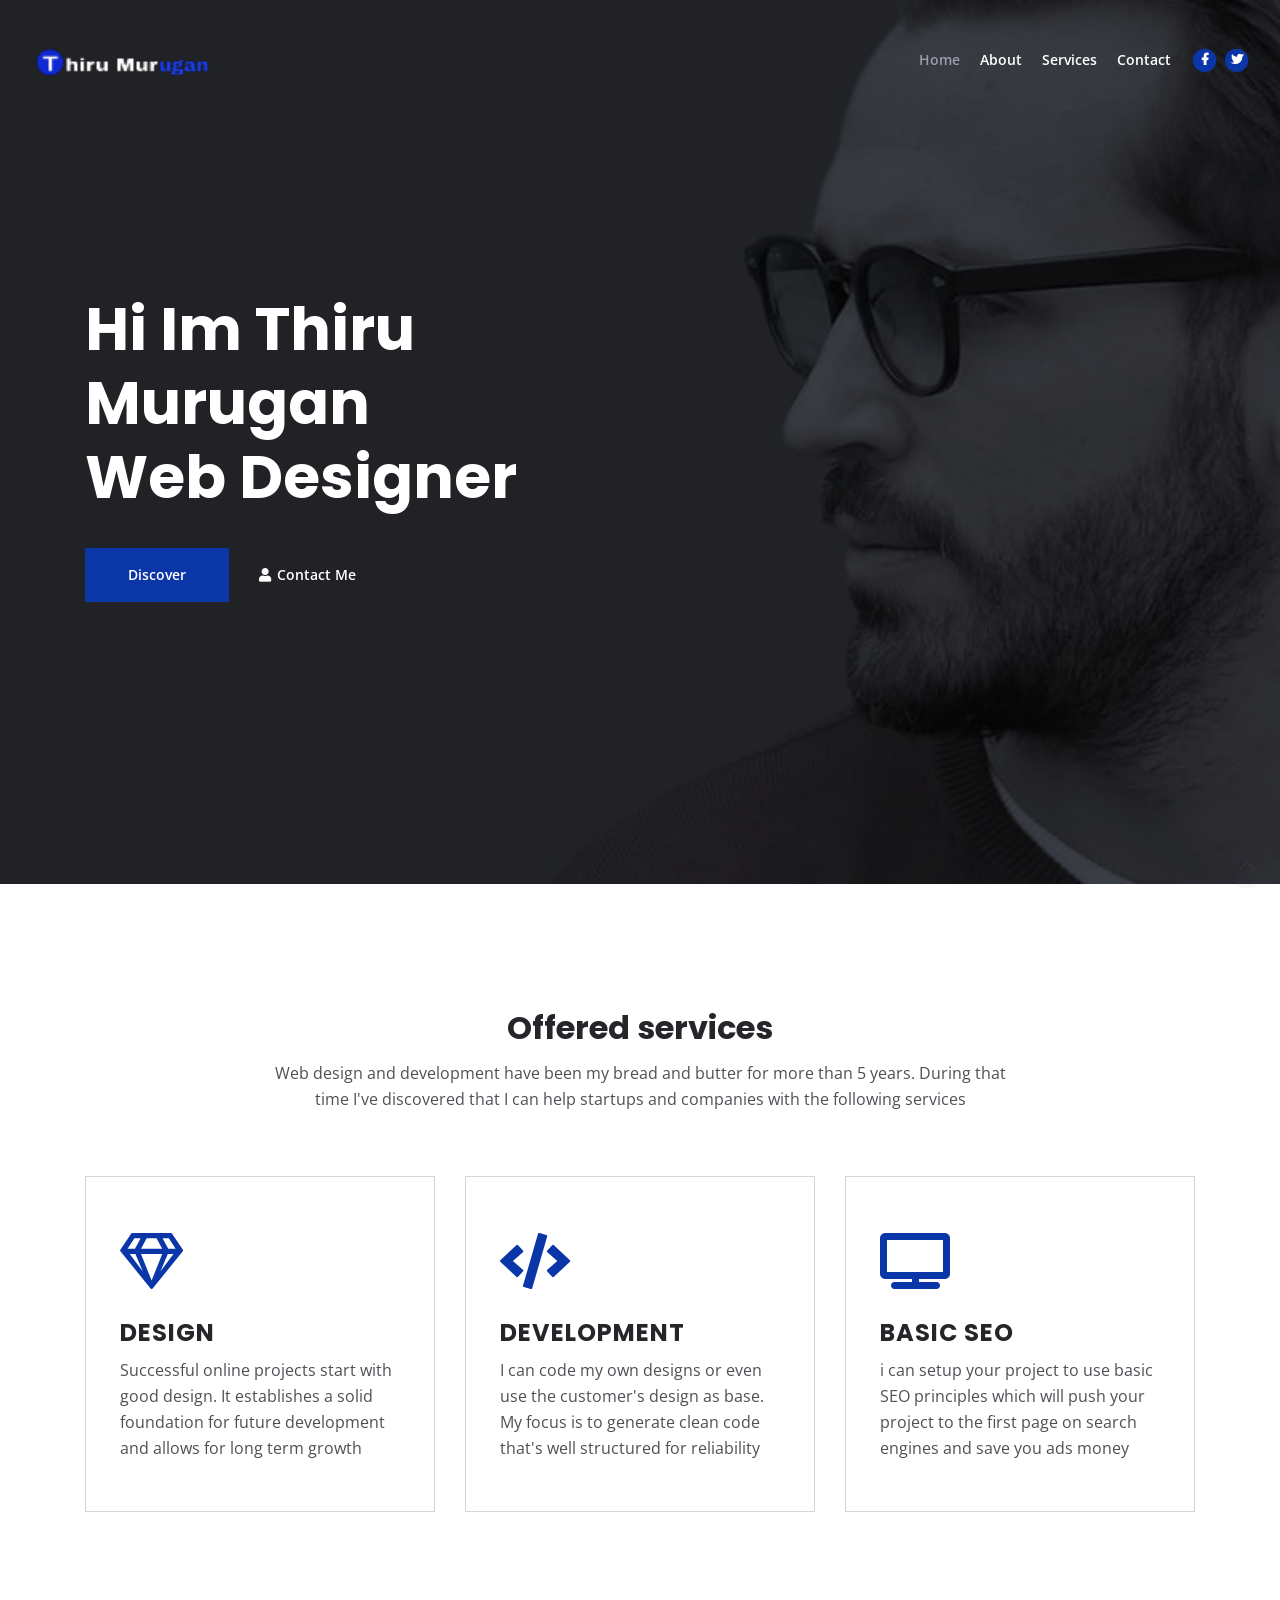
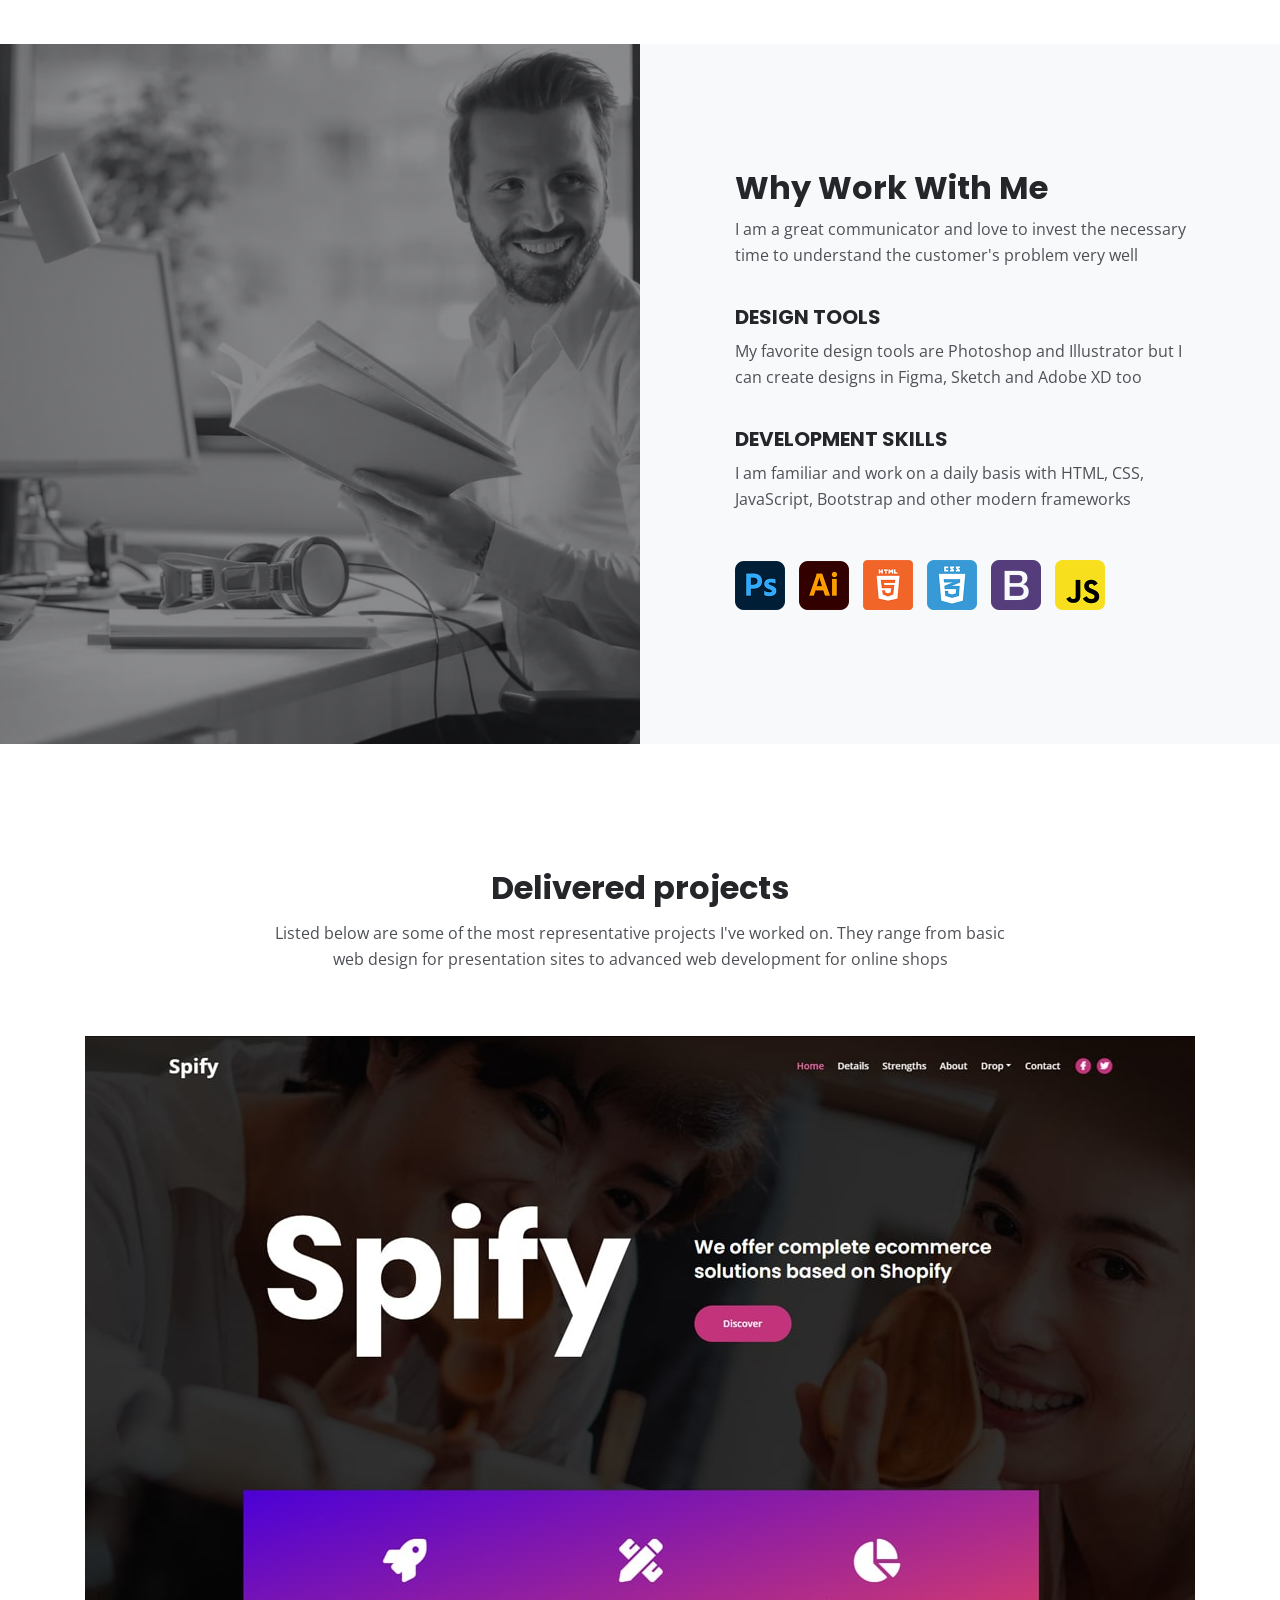
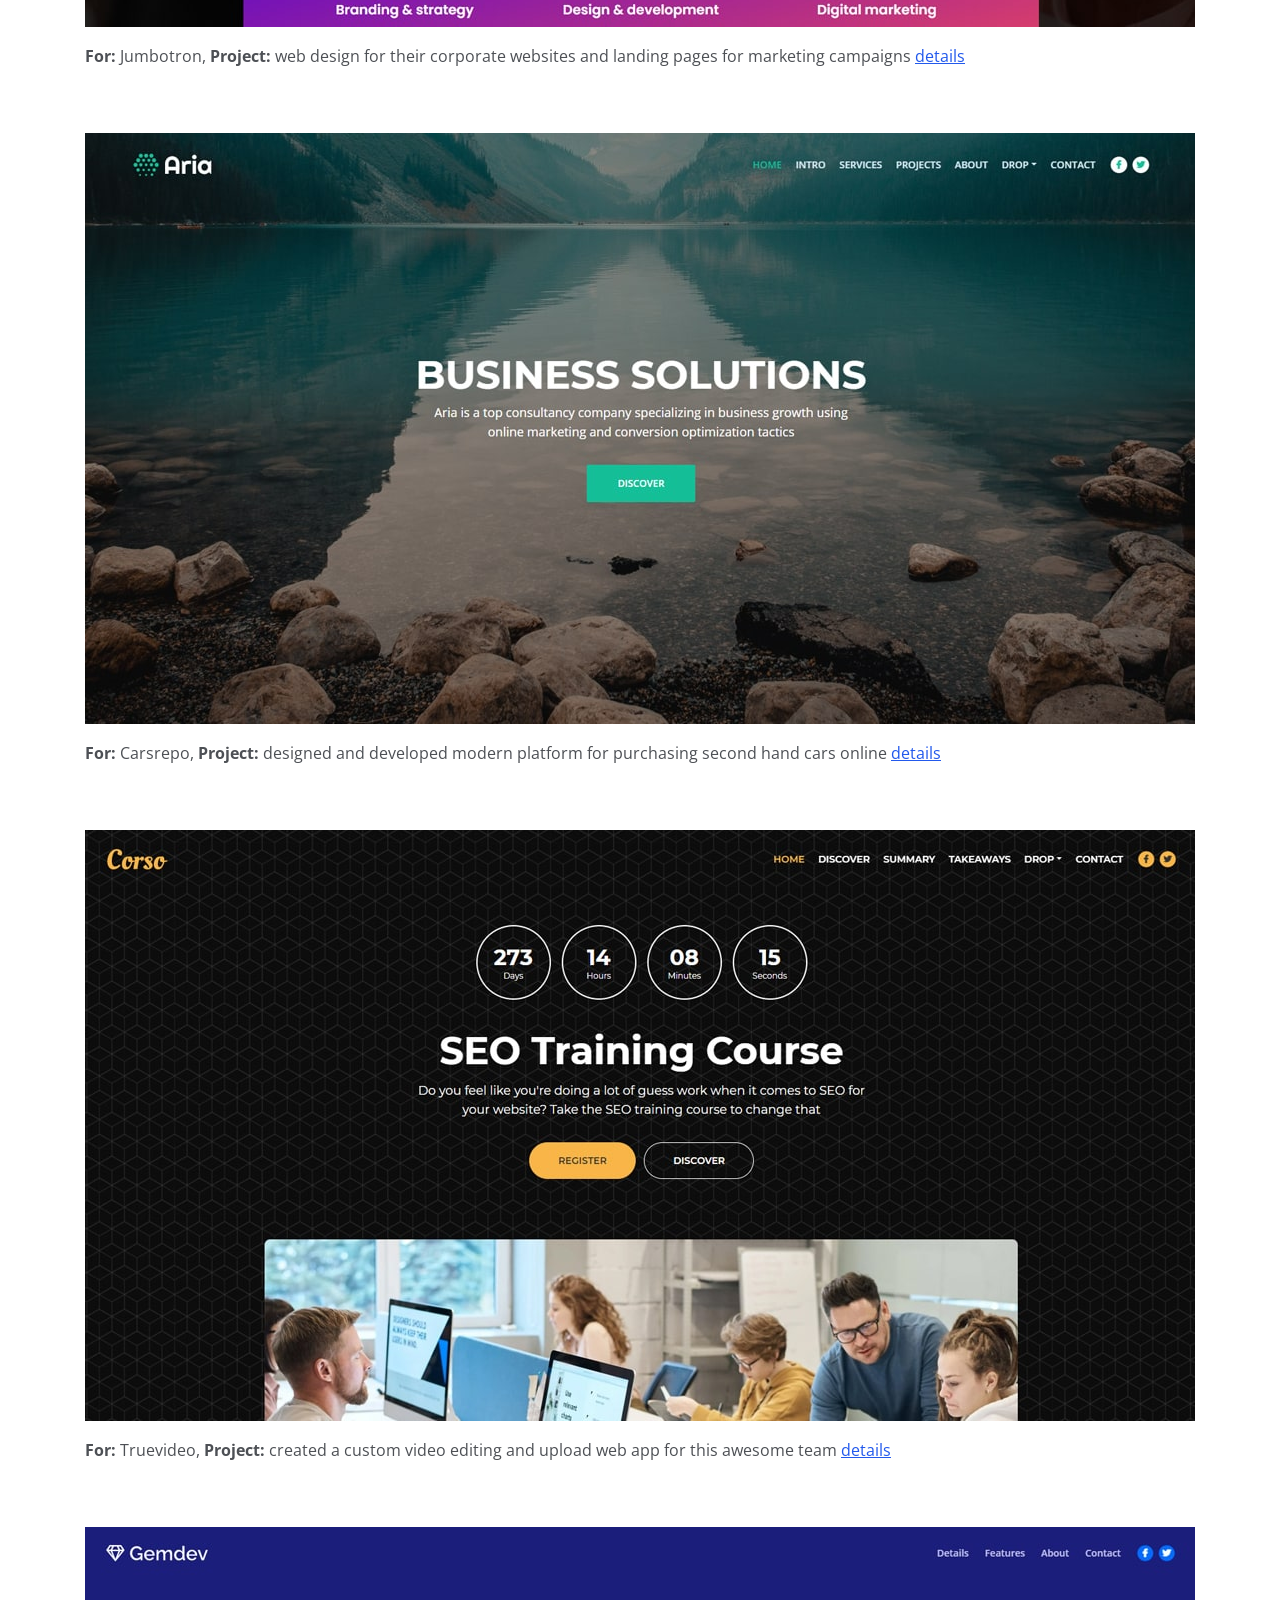
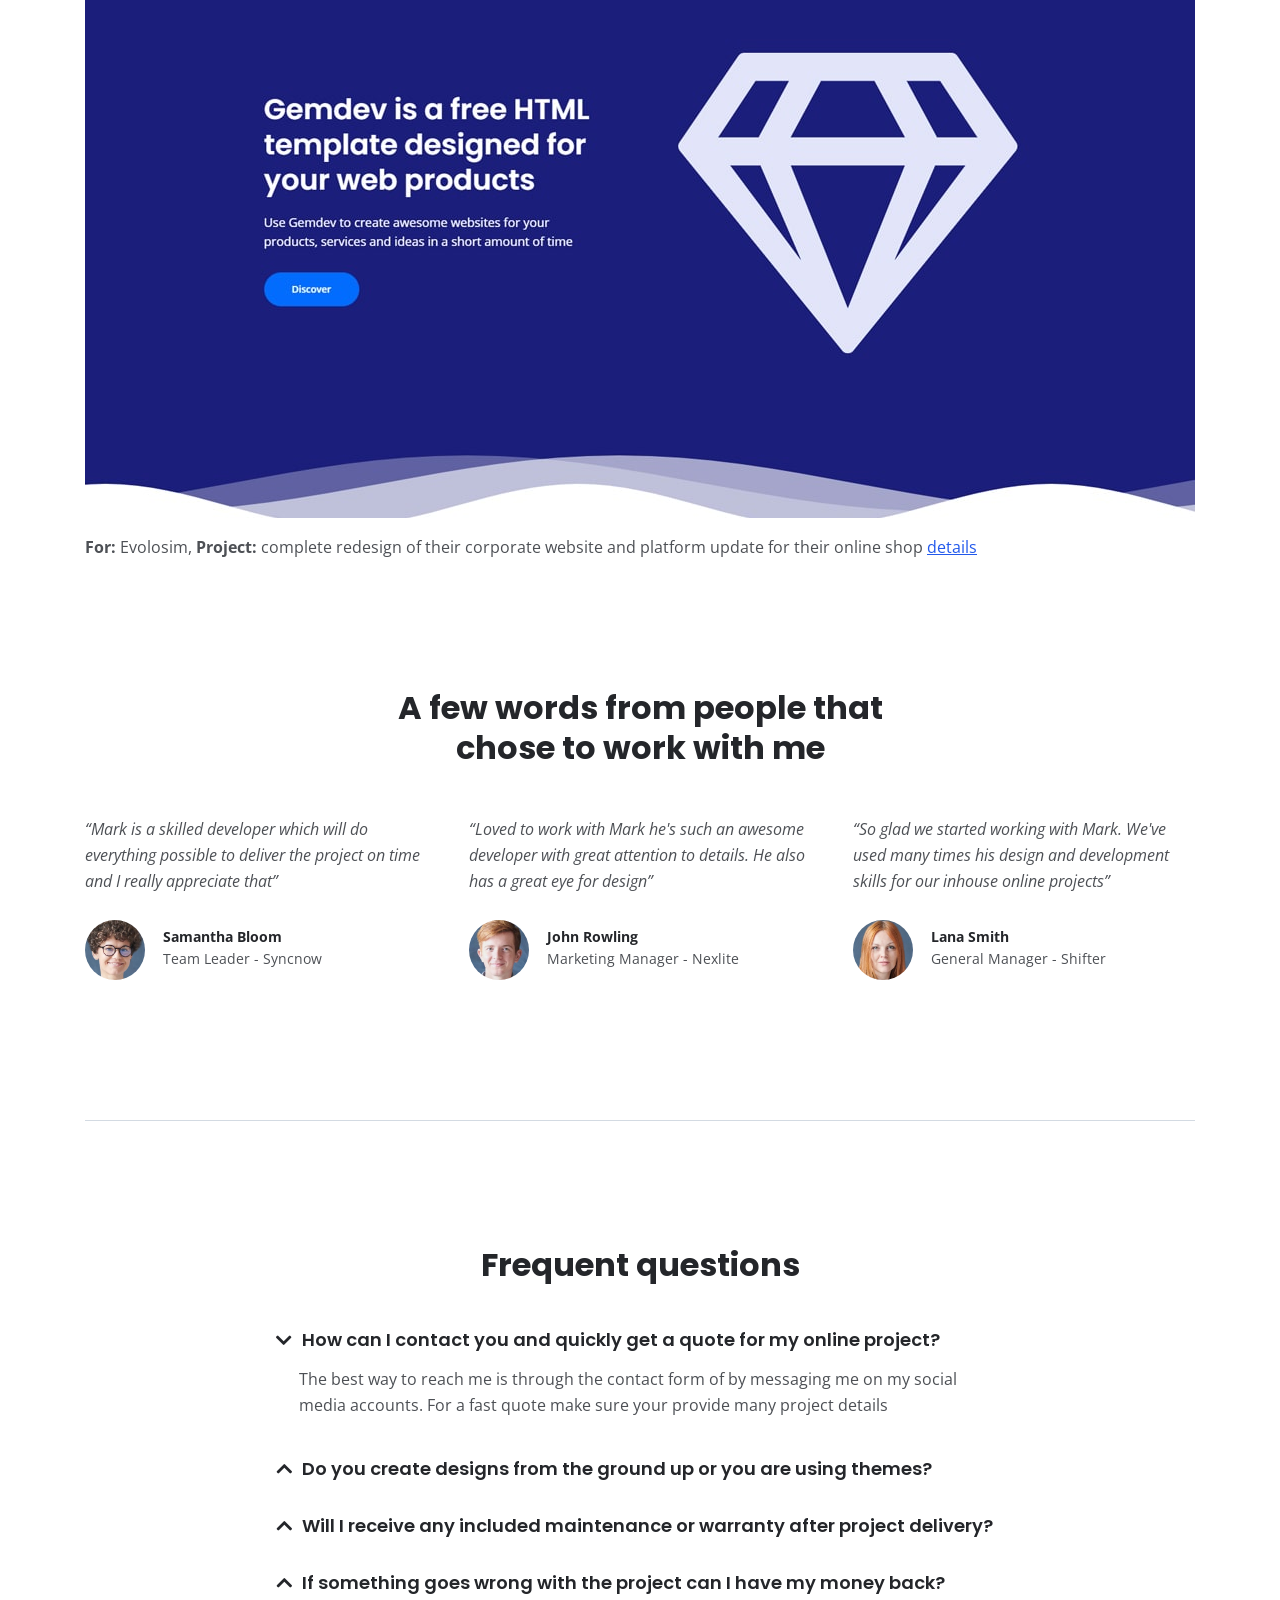
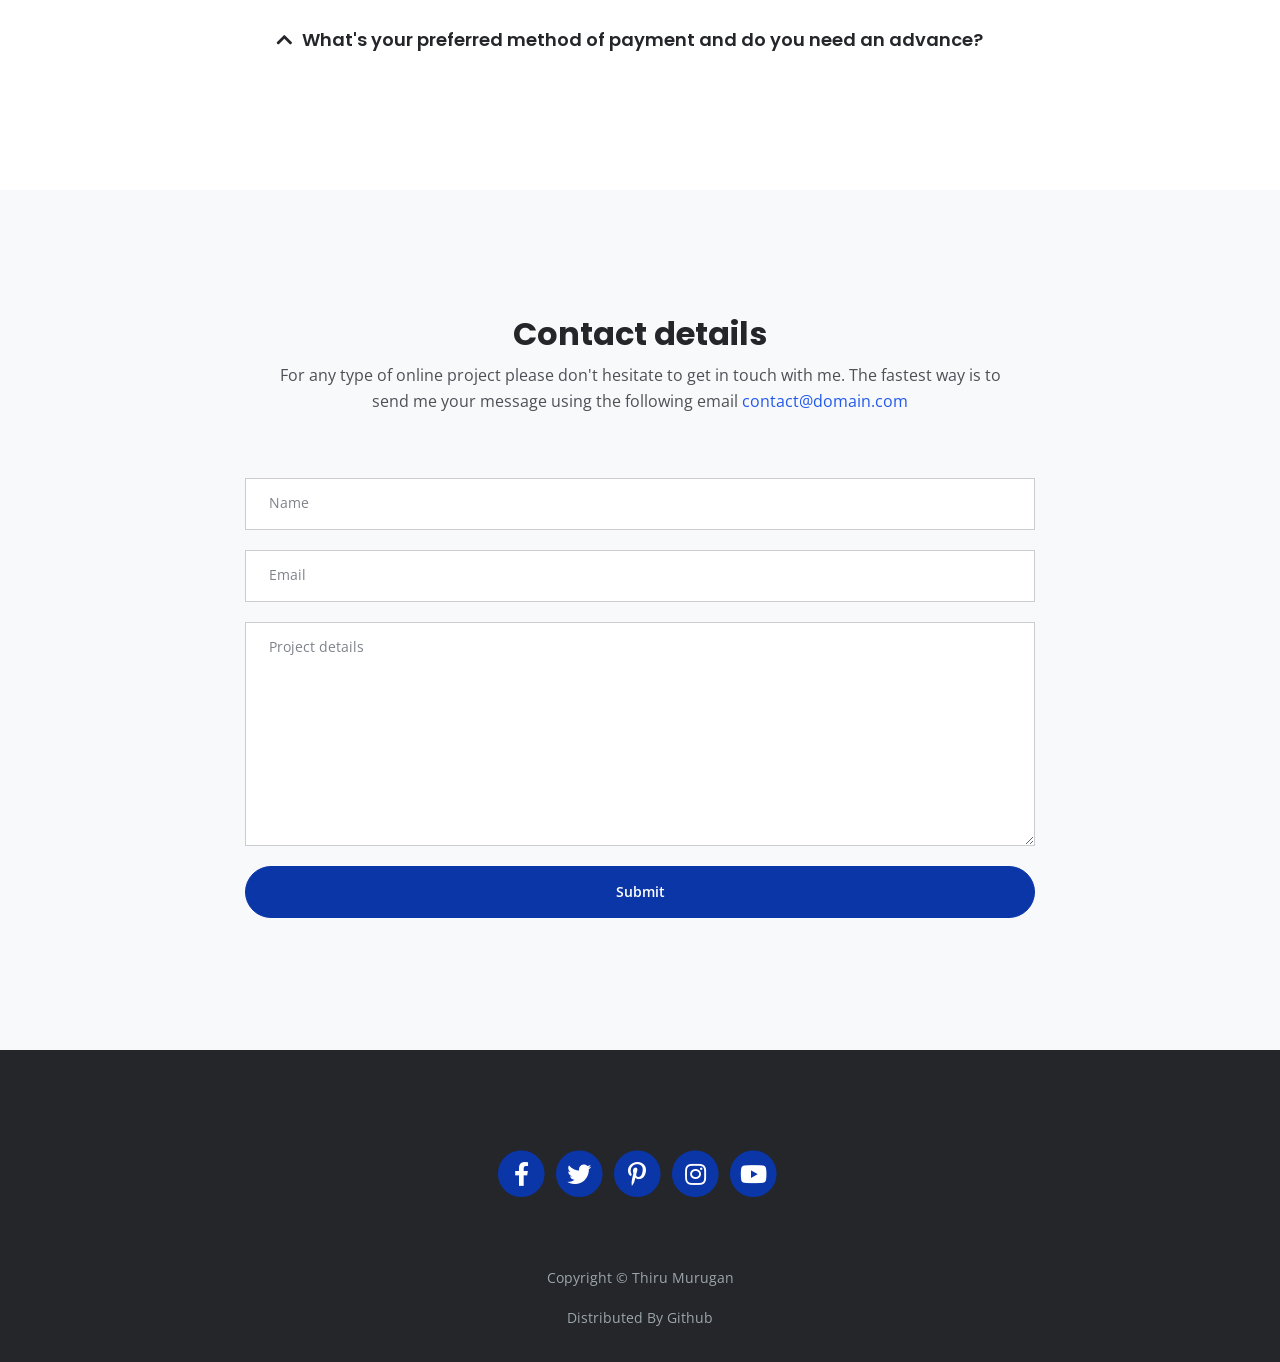
<file: index.html>
<!DOCTYPE html>
<html lang="en">
<head>
    <meta charset="utf-8">
    <meta name="viewport" content="width=device-width, initial-scale=1, shrink-to-fit=no">
    
    <!-- SEO Meta Tags -->
    <meta name="description" content="Your description">
    <meta name="author" content="Your name">

    <!-- OG Meta Tags to improve the way the post looks when you share the page on Facebook, Twitter, LinkedIn -->
	<meta property="og:site_name" content="" /> <!-- website name -->
	<meta property="og:site" content="" /> <!-- website link -->
	<meta property="og:title" content=""/> <!-- title shown in the actual shared post -->
	<meta property="og:description" content="" /> <!-- description shown in the actual shared post -->
	<meta property="og:image" content="" /> <!-- image link, make sure it's jpg -->
	<meta property="og:url" content="" /> <!-- where do you want your post to link to -->
	<meta name="twitter:card" content="summary_large_image"> <!-- to have large image post format in Twitter -->

    <!-- Webpage Title -->
    <title>Thiru Murugan</title>
    
    <!-- Styles -->
    <link rel="preconnect" href="https://fonts.gstatic.com">
    <link href="https://fonts.googleapis.com/css2?family=Open+Sans:ital,wght@0,400;0,600;0,700;1,400&family=Poppins:wght@600&display=swap" rel="stylesheet">
    <link href="css/bootstrap.css" rel="stylesheet">
    <link href="css/fontawesome-all.css" rel="stylesheet">
	<link href="css/styles.css" rel="stylesheet">
	
	<!-- Favicon  -->
    <link rel="icon" href="images/favicon.png">
</head>
<body data-spy="scroll" data-target=".fixed-top">
    
    <!-- Navigation -->
    <nav class="navbar navbar-expand-lg fixed-top navbar-dark">
        <div class="container">
            
            <!-- Image Logo -->
            <a class="navbar-brand logo-image" href="index.html"><img src="images/logo.png" alt="alternative"></a>  

            <!-- Text Logo - Use this if you don't have a graphic logo -->
            <!-- <a class="navbar-brand logo-text page-scroll" href="index.html">Mark</a> -->

            <button class="navbar-toggler p-0 border-0" type="button" data-toggle="offcanvas">
                <span class="navbar-toggler-icon"></span>
            </button>

            <div class="navbar-collapse offcanvas-collapse" id="navbarsExampleDefault">
                <ul class="navbar-nav ml-auto">
                    <li class="nav-item">
                        <a class="nav-link page-scroll" href="#header">Home <span class="sr-only">(current)</span></a>
                    </li>
                    <li class="nav-item">
                        <a class="nav-link page-scroll" href="#services">About</a>
                    </li>
                    <li class="nav-item">
                        <a class="nav-link page-scroll" href="#services">Services</a>
                    </li>
                    <li class="nav-item">
                        <a class="nav-link page-scroll" href="#contact">Contact</a>
                    </li>
                </ul>
                <span class="nav-item social-icons">
                    <span class="fa-stack">
                        <a href="#your-link">
                            <i class="fas fa-circle fa-stack-2x"></i>
                            <i class="fab fa-facebook-f fa-stack-1x"></i>
                        </a>
                    </span>
                    <span class="fa-stack">
                        <a href="#your-link">
                            <i class="fas fa-circle fa-stack-2x"></i>
                            <i class="fab fa-twitter fa-stack-1x"></i>
                        </a>
                    </span>
                </span>
            </div> <!-- end of navbar-collapse -->
        </div> <!-- end of container -->
    </nav> <!-- end of navbar -->
    <!-- end of navigation -->


    <!-- Header -->
    <header id="header" class="header">
        <div class="container">
            <div class="row">
                <div class="col-lg-6">
                    <div class="text-container">
                        <h1 class="h1-large">Hi Im Thiru Murugan <br>Web Designer</h1>
                        <a class="btn-solid-lg page-scroll" href="#about">Discover</a>
                        <a class="btn-outline-lg page-scroll" href="#contact"><i class="fas fa-user"></i>Contact Me</a>
                    </div> <!-- end of text-container -->
                </div> <!-- end of col -->
            </div> <!-- end of row -->
        </div> <!-- end of container -->
    </header> <!-- end of header -->
    <!-- end of header -->


    <!-- Services -->
    <div id="services" class="basic-2">
        <div class="container">
            <div class="row">
                <div class="col-lg-12">
                    <h2 class="h2-heading">Offered services</h2>
                    <p class="p-heading">Web design and development have been my bread and butter for more than 5 years. During that time I've discovered that I can help startups and companies with the following services</p>
                </div> <!-- end of col -->
            </div> <!-- end of row -->
            <div class="row">
                <div class="col-lg-4">
                    <div class="text-box">
                        <i class="far fa-gem"></i>
                        <h4>DESIGN</h4>
                        <p>Successful online projects start with good design. It establishes a solid foundation for future development and allows for long term growth</p>
                    </div> <!-- end of text-box -->
                </div> <!-- end of col -->
                <div class="col-lg-4">
                    <div class="text-box">
                        <i class="fas fa-code"></i>
                        <h4>DEVELOPMENT</h4>
                        <p>I can code my own designs or even use the customer's design as base. My focus is to generate clean code that's well structured for reliability</p>
                    </div> <!-- end of text-box -->
                </div> <!-- end of col -->
                <div class="col-lg-4">
                    <div class="text-box">
                        <i class="fas fa-tv"></i>
                        <h4>BASIC SEO</h4>
                        <p>i can setup your project to use basic SEO principles which will push your project to the first page on search engines and save you ads money</p>
                    </div> <!-- end of text-box -->
                </div> <!-- end of col -->
            </div> <!-- end of row -->
        </div> <!-- end of container -->
    </div> <!-- end of basic-2 -->
    <!-- end of services -->


    <!-- Details -->
	<div class="split">
		<div class="area-1">
		</div><!-- end of area-1 on same line and no space between comments to eliminate margin white space --><div class="area-2 bg-gray">
            <div class="container">    
                <div class="row">
                    <div class="col-lg-12">     
                        
                        <!-- Text Container -->
                        <div class="text-container">
                            <h2>Why Work With Me</h2>
                            <p>I am a great communicator and love to invest the necessary time to understand the customer's problem very well</p>
                            <h5>DESIGN TOOLS</h5>
                            <p>My favorite design tools are Photoshop and Illustrator but I can create designs in Figma, Sketch and Adobe XD too</p>
                            <h5>DEVELOPMENT SKILLS</h5>
                            <p>I am familiar and work on a daily basis with HTML, CSS, JavaScript, Bootstrap and other modern frameworks</p>
                            
                            <div class="icons-container">
                                <img src="images/details-icon-photoshop.png" alt="alternative">
                                <img src="images/details-icon-illustrator.png" alt="alternative">
                                <img src="images/details-icon-html.png" alt="alternative">
                                <img src="images/details-icon-css.png" alt="alternative">
                                <img src="images/details-icon-bootstrap.png" alt="alternative">
                                <img src="images/details-icon-javascript.png" alt="alternative">
                            </div> <!-- end of icons-container -->
                        </div> <!-- end of text-container -->
                        <!-- end of text container -->

                    </div> <!-- end of col -->
                </div> <!-- end of row -->
            </div> <!-- end of container -->
		</div> <!-- end of area-2 -->
    </div> <!-- end of split -->
    <!-- end of details -->


    <!-- Projects -->
    <div id="projects" class="basic-3">
        <div class="container">
            <div class="row">
                <div class="col-lg-12">
                    <h2 class="h2-heading">Delivered projects</h2>
                    <p class="p-heading">Listed below are some of the most representative projects I've worked on. They range from basic web design for presentation sites to advanced web development for online shops</p>
                </div> <!-- end of col -->
            </div> <!-- end of row -->
            <div class="row">
                <div class="col-lg-12">
                    <div class="text-container">
                        <div class="image-container">
                            <a href="project.html">
                                <img class="img-fluid" src="images/project-1.jpg" alt="alternative">
                            </a>
                        </div> <!-- end of image-container -->
                        <p><strong>For:</strong> Jumbotron, <strong>Project:</strong> web design for their corporate websites and landing pages for marketing campaigns <a class="blue" href="#index.html">details</a></p>
                    </div> <!-- end of text-container -->
                    <div class="text-container">
                        <div class="image-container">
                            <a href="project.html">
                                <img class="img-fluid" src="images/project-2.jpg" alt="alternative">
                            </a>
                        </div> <!-- end of image-container -->
                        <p><strong>For:</strong> Carsrepo, <strong>Project:</strong> designed and developed modern platform for purchasing second hand cars online <a class="blue" href="#index.html">details</a></p>
                    </div> <!-- end of text-container -->
                    <div class="text-container">
                        <div class="image-container">
                            <a href="project.html">
                                <img class="img-fluid" src="images/project-3.jpg" alt="alternative">
                            </a>
                        </div> <!-- end of image-container -->
                        <p><strong>For:</strong> Truevideo, <strong>Project:</strong> created a custom video editing and upload web app for this awesome team <a class="blue" href="#index.html">details</a></p>
                    </div> <!-- end of text-container -->
                    <div class="text-container">
                        <div class="image-container">
                            <a href="project.html">
                                <img class="img-fluid" src="images/project-4.jpg" alt="alternative">
                            </a>
                        </div> <!-- end of image-container -->
                        <p><strong>For:</strong> Evolosim, <strong>Project:</strong> complete redesign of their corporate website and platform update for their online shop <a class="blue" href="#index.html">details</a></p>
                    </div> <!-- end of text-container -->
                </div> <!-- end of col -->
            </div> <!-- end of row -->
        </div> <!-- end of container -->
    </div> <!-- end of basic-3 -->
    <!-- end of projects -->

    <!-- Testimonials -->
    <div class="cards-1">
        <div class="container">
            <div class="row">
                <div class="col-lg-12">
                    <h2 class="h2-heading">A few words from people that chose to work with me</h2>
                </div> <!-- end of col -->
            </div> <!-- end of row -->
            <div class="row">
                <div class="col-lg-12">
                    
                    <!-- Card -->
                    <div class="card">
                        <div class="card-body">
                            <p class="testimonial-text">“Mark is a skilled developer which will do everything possible to deliver the project on time and I really appreciate that”</p>
                            <div class="details">
                                <img src="images/testimonial-1.jpg" alt="alternative">
                                <div class="text">
                                    <div class="testimonial-author">Samantha Bloom</div>
                                    <div class="occupation">Team Leader - Syncnow</div>
                                </div> <!-- end of text -->
                            </div> <!-- end of testimonial-details -->
                        </div>
                    </div>
                    <!-- end of card -->

                    <!-- Card -->
                    <div class="card">
                        <div class="card-body">
                            <p class="testimonial-text">“Loved to work with Mark he's such an awesome developer with great attention to details. He also has a great eye for design”</p>
                            <div class="details">
                                <img src="images/testimonial-2.jpg" alt="alternative">
                                <div class="text">
                                    <div class="testimonial-author">John Rowling</div>
                                    <div class="occupation">Marketing Manager - Nexlite</div>
                                </div> <!-- end of text -->
                            </div> <!-- end of testimonial-details -->
                        </div>
                    </div>
                    <!-- end of card -->

                    <!-- Card -->
                    <div class="card">
                        <div class="card-body">
                            <p class="testimonial-text">“So glad we started working with Mark. We've used many times his design and development skills for our inhouse online projects”</p>
                            <div class="details">
                                <img src="images/testimonial-3.jpg" alt="alternative">
                                <div class="text">
                                    <div class="testimonial-author">Lana Smith</div>
                                    <div class="occupation">General Manager - Shifter</div>
                                </div> <!-- end of text -->
                            </div> <!-- end of testimonial-details -->
                        </div>
                    </div>
                    <!-- end of card -->

                </div> <!-- end of col -->
            </div> <!-- end of row -->
        </div> <!-- end of container -->
    </div> <!-- end of cards-1 -->
    <!-- end of testimonials -->


    <!-- Section Divider -->
    <div class="container">
        <div class="row">
            <div class="col-lg-12">
                <hr class="section-divider">
            </div> <!-- end of col -->
        </div> <!-- end of row -->
    </div> <!-- end of container -->
    <!-- end of section divider -->


    <!-- Questions -->
    <div class="accordion-1">
        <div class="container">
            <div class="row">
                <div class="col-lg-12">
                    <h2 class="h2-heading">Frequent questions</h2>
                </div> <!-- end of col -->
            </div> <!-- end of row -->
            <div class="row">
                <div class="col-lg-12">

                    <div class="accordion" id="accordionExample">
                        <div class="card">
                            <div class="card-header" id="headingOne">
                                <button class="btn btn-link btn-block text-left" type="button" data-toggle="collapse" data-target="#collapseOne" aria-expanded="true" aria-controls="collapseOne">
                                    How can I contact you and quickly get a quote for my online project?
                                </button>
                            </div>
                            <div id="collapseOne" class="collapse show" aria-labelledby="headingOne" data-parent="#accordionExample">
                                <div class="card-body">
                                    The best way to reach me is through the contact form of by messaging me on my social media accounts. For a fast quote make sure your provide many project details
                                </div>
                            </div>
                        </div>
                        <div class="card">
                            <div class="card-header" id="headingTwo">
                                <button class="btn btn-link btn-block text-left collapsed" type="button" data-toggle="collapse" data-target="#collapseTwo" aria-expanded="false" aria-controls="collapseTwo">
                                    Do you create designs from the ground up or you are using themes?
                                </button>
                            </div>
                            <div id="collapseTwo" class="collapse" aria-labelledby="headingTwo" data-parent="#accordionExample">
                                <div class="card-body">
                                    The best way to reach me is through the contact form of by messaging me on my social media accounts. For a fast quote make sure your provide many project details
                                </div>
                            </div>
                        </div>
                        <div class="card">
                            <div class="card-header" id="headingThree">
                                <button class="btn btn-link btn-block text-left collapsed" type="button" data-toggle="collapse" data-target="#collapseThree" aria-expanded="false" aria-controls="collapseThree">
                                    Will I receive any included maintenance or warranty after project delivery?
                                </button>
                            </div>
                            <div id="collapseThree" class="collapse" aria-labelledby="headingThree" data-parent="#accordionExample">
                                <div class="card-body">
                                    The best way to reach me is through the contact form of by messaging me on my social media accounts. For a fast quote make sure your provide many project details
                                </div>
                            </div>
                        </div>
                        <div class="card">
                            <div class="card-header" id="headingFour">
                                <button class="btn btn-link btn-block text-left collapsed" type="button" data-toggle="collapse" data-target="#collapseFour" aria-expanded="false" aria-controls="collapseFour">
                                    If something goes wrong with the project can I have my money back?
                                </button>
                            </div>
                            <div id="collapseFour" class="collapse" aria-labelledby="headingFour" data-parent="#accordionExample">
                                <div class="card-body">
                                    The best way to reach me is through the contact form of by messaging me on my social media accounts. For a fast quote make sure your provide many project details
                                </div>
                            </div>
                        </div>
                        <div class="card">
                            <div class="card-header" id="headingFive">
                                <button class="btn btn-link btn-block text-left collapsed" type="button" data-toggle="collapse" data-target="#collapseFive" aria-expanded="false" aria-controls="collapseFive">
                                    What's your preferred method of payment and do you need an advance?
                                </button>
                            </div>
                            <div id="collapseFive" class="collapse" aria-labelledby="headingFive" data-parent="#accordionExample">
                                <div class="card-body">
                                    The best way to reach me is through the contact form of by messaging me on my social media accounts. For a fast quote make sure your provide many project details
                                </div>
                            </div>
                        </div>
                    </div> <!-- end of accordion -->

                </div> <!-- end of col -->
            </div> <!-- end of row -->
        </div> <!-- end of container -->
    </div> <!-- end of accordion-1 -->
    <!-- end of questions -->


    <!-- Contact -->
    <div id="contact" class="form-1 bg-gray">
        <div class="container">
            <div class="row">
                <div class="col-lg-12">
                    <h2>Contact details</h2>
                    <p class="p-heading">For any type of online project please don't hesitate to get in touch with me. The fastest way is to send me your message using the following email <a class="blue no-line" href="#your-link">contact@domain.com</a></p>
                </div> <!-- end of col -->
            </div> <!-- end of row -->
            <div class="row">
                <div class="col-lg-12">
                    
                    <!-- Contact Form -->
                    <form id="contactForm">
                        <div class="form-group">
                            <input type="text" class="form-control-input" id="cname" required>
                            <label class="label-control" for="cname">Name</label>
                        </div>
                        <div class="form-group">
                            <input type="email" class="form-control-input" id="cemail" required>
                            <label class="label-control" for="cemail">Email</label>
                        </div>
                        <div class="form-group">
                            <textarea class="form-control-textarea" id="cmessage" required></textarea>
                            <label class="label-control" for="cmessage">Project details</label>
                        </div>
                        <div class="form-group">
                            <button type="submit" class="form-control-submit-button">Submit</button>
                        </div>
                    </form>
                    <!-- end of contact form -->

                </div> <!-- end of col -->
            </div> <!-- end of row -->
        </div> <!-- end of container -->
    </div> <!-- end of form-1 -->  
    <!-- end of contact -->


    <!-- Footer -->
    <div class="footer bg-gray">
        <div class="container">
            <div class="row">
                <div class="col-lg-12">
                    <div class="social-container">
                        <span class="fa-stack">
                            <a href="#your-link">
                                <i class="fas fa-circle fa-stack-2x"></i>
                                <i class="fab fa-facebook-f fa-stack-1x"></i>
                            </a>
                        </span>
                        <span class="fa-stack">
                            <a href="#your-link">
                                <i class="fas fa-circle fa-stack-2x"></i>
                                <i class="fab fa-twitter fa-stack-1x"></i>
                            </a>
                        </span>
                        <span class="fa-stack">
                            <a href="#your-link">
                                <i class="fas fa-circle fa-stack-2x"></i>
                                <i class="fab fa-pinterest-p fa-stack-1x"></i>
                            </a>
                        </span>
                        <span class="fa-stack">
                            <a href="#your-link">
                                <i class="fas fa-circle fa-stack-2x"></i>
                                <i class="fab fa-instagram fa-stack-1x"></i>
                            </a>
                        </span>
                        <span class="fa-stack">
                            <a href="#your-link">
                                <i class="fas fa-circle fa-stack-2x"></i>
                                <i class="fab fa-youtube fa-stack-1x"></i>
                            </a>
                        </span>
                    </div> <!-- end of social-container -->
                </div> <!-- end of col -->
            </div> <!-- end of row -->
        </div> <!-- end of container -->
    </div> <!-- end of footer -->  
    <!-- end of footer -->


    <!-- Copyright -->
    <div class="copyright bg-gray">
        <div class="container">
            <div class="row">
                <div class="col-lg-12">
                    <p class="p-small">Copyright © <a class="no-line" href="#your-link">Thiru Murugan</a></p>
                </div> <!-- end of col -->
            </div> <!-- enf of row -->
        </div> <!-- end of container -->

        <div class="container">
            <div class="row">
                <div class="col-lg-12">
                    <p class="p-small">Distributed By <a class="no-line" href="#index.html">Github</a></p>
                </div> <!-- end of col -->
            </div> <!-- enf of row -->
        </div> <!-- end of container -->
        
    </div> <!-- end of copyright --> 
    <!-- end of copyright -->
    
    	
    <!-- Scripts -->
    <script src="js/jquery.min.js"></script> <!-- jQuery for Bootstrap's JavaScript plugins -->
    <script src="js/bootstrap.min.js"></script> <!-- Bootstrap framework -->
    <script src="js/jquery.easing.min.js"></script> <!-- jQuery Easing for smooth scrolling between anchors -->
    <script src="js/scripts.js"></script> <!-- Custom scripts -->
</body>
</html>
</file>
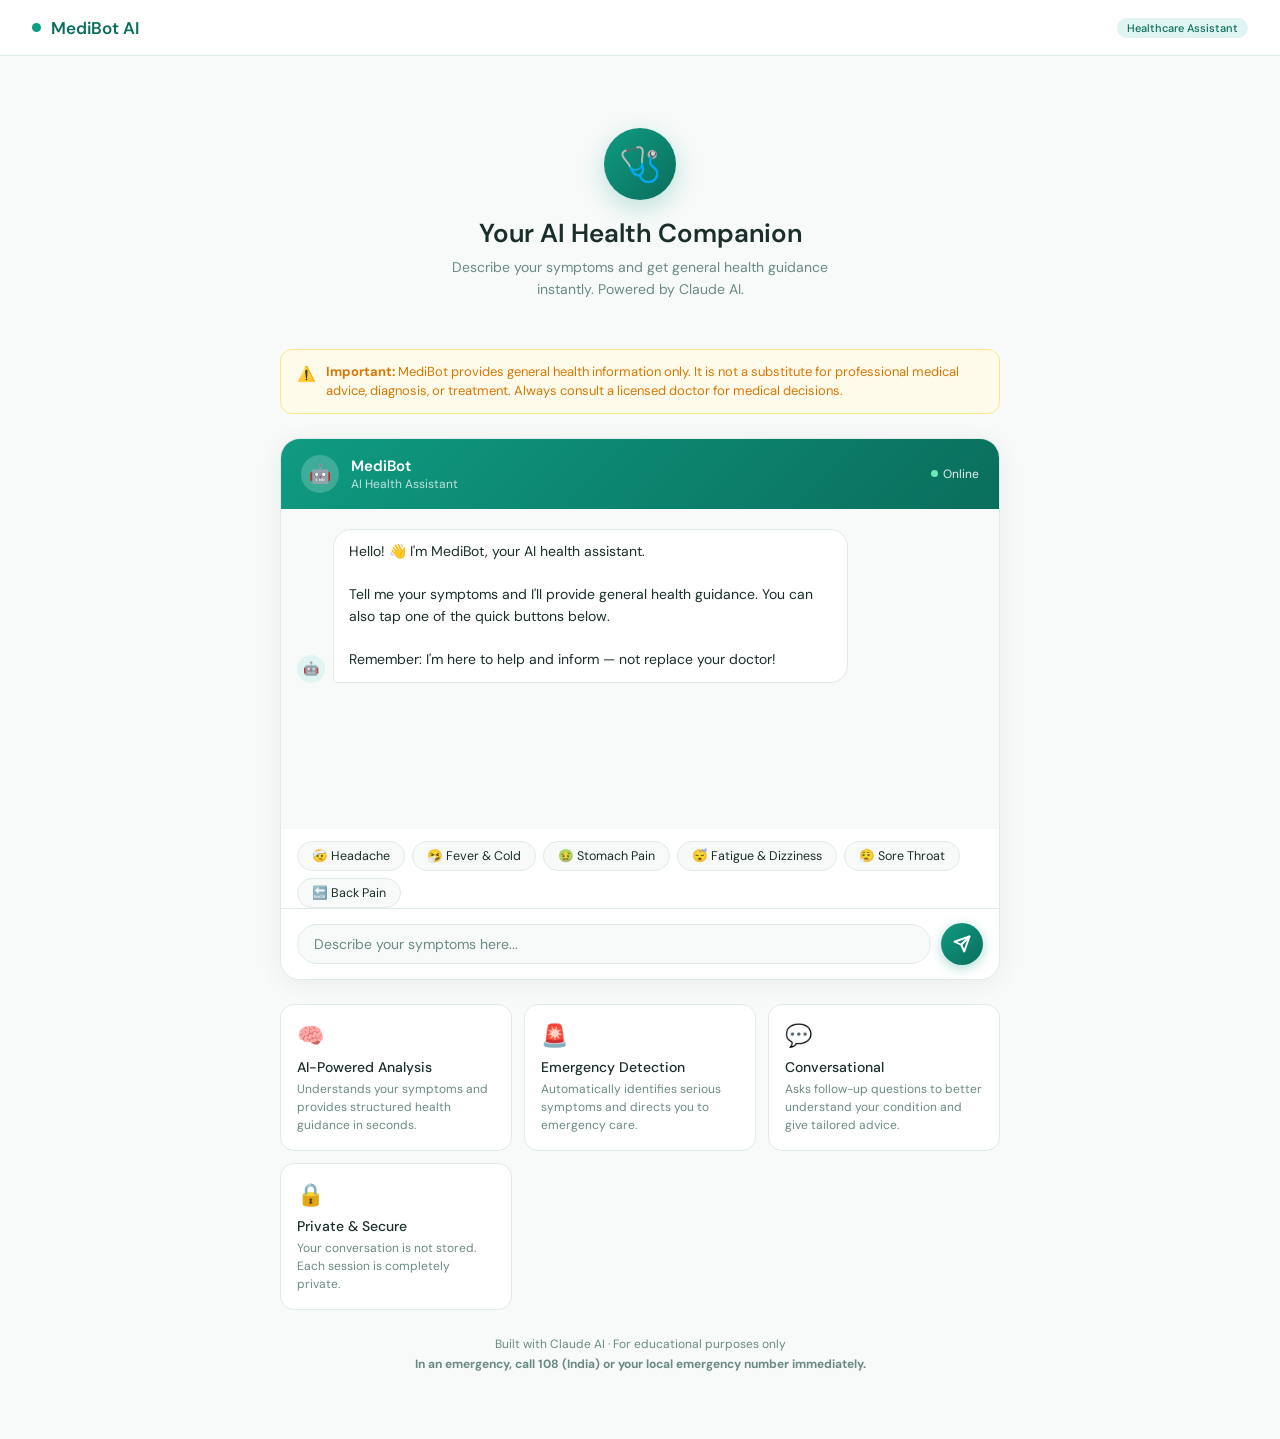
<file: index.html.html>
<!DOCTYPE html>
<html lang="en">
<head>
<meta charset="UTF-8" />
<meta name="viewport" content="width=device-width, initial-scale=1.0" />
<title>MediBot AI — Healthcare Assistant</title>
<link href="https://fonts.googleapis.com/css2?family=DM+Sans:wght@300;400;500;600&family=DM+Mono&display=swap" rel="stylesheet" />
<style>
  *, *::before, *::after { box-sizing: border-box; margin: 0; padding: 0; }

  :root {
    --teal: #0F9B82;
    --teal-light: #E0F5F1;
    --teal-dark: #0A6E5C;
    --bg: #F7FAF9;
    --surface: #FFFFFF;
    --border: #E0EAE8;
    --text: #1A2E2B;
    --muted: #6B8A85;
    --danger: #E5534B;
    --danger-bg: #FEF2F2;
    --warning: #D97706;
    --warning-bg: #FFFBEB;
  }

  body {
    font-family: 'DM Sans', sans-serif;
    background: var(--bg);
    color: var(--text);
    min-height: 100vh;
    display: flex;
    flex-direction: column;
    align-items: center;
  }

  /* NAV */
  nav {
    width: 100%;
    background: var(--surface);
    border-bottom: 1px solid var(--border);
    padding: 0 2rem;
    height: 56px;
    display: flex;
    align-items: center;
    justify-content: space-between;
    position: sticky;
    top: 0;
    z-index: 100;
  }
  .nav-logo { display: flex; align-items: center; gap: 10px; font-weight: 600; font-size: 17px; color: var(--teal-dark); }
  .nav-logo .pulse-dot { width: 9px; height: 9px; background: var(--teal); border-radius: 50%; animation: pulse 2s infinite; }
  @keyframes pulse { 0%,100%{opacity:1;transform:scale(1)} 50%{opacity:0.5;transform:scale(1.3)} }
  .nav-badge { font-size: 11px; background: var(--teal-light); color: var(--teal-dark); padding: 3px 10px; border-radius: 20px; font-weight: 500; }

  /* LAYOUT */
  .container {
    width: 100%;
    max-width: 760px;
    padding: 2rem 1.25rem 4rem;
    display: flex;
    flex-direction: column;
    gap: 1.5rem;
  }

  /* HERO */
  .hero {
    text-align: center;
    padding: 2.5rem 1rem 1.5rem;
  }
  .hero-icon {
    width: 72px; height: 72px; border-radius: 50%;
    background: linear-gradient(135deg, #0F9B82, #0A6E5C);
    display: flex; align-items: center; justify-content: center;
    font-size: 34px; margin: 0 auto 1rem;
    box-shadow: 0 8px 24px rgba(15,155,130,0.25);
  }
  .hero h1 { font-size: 26px; font-weight: 600; color: var(--text); margin-bottom: 6px; }
  .hero p { font-size: 14px; color: var(--muted); max-width: 380px; margin: 0 auto; line-height: 1.6; }

  /* DISCLAIMER BANNER */
  .banner {
    background: var(--warning-bg);
    border: 1px solid #FDE68A;
    border-radius: 12px;
    padding: 12px 16px;
    font-size: 13px;
    color: var(--warning);
    display: flex;
    align-items: flex-start;
    gap: 10px;
    line-height: 1.5;
  }
  .banner-icon { font-size: 15px; flex-shrink: 0; margin-top: 1px; }

  /* CHAT CARD */
  .chat-card {
    background: var(--surface);
    border: 1px solid var(--border);
    border-radius: 20px;
    overflow: hidden;
    box-shadow: 0 4px 24px rgba(0,0,0,0.06);
  }
  .chat-header {
    background: linear-gradient(135deg, #0F9B82, #0A6E5C);
    padding: 16px 20px;
    display: flex;
    align-items: center;
    gap: 12px;
  }
  .chat-header .av { width: 38px; height: 38px; border-radius: 50%; background: rgba(255,255,255,0.2); display: flex; align-items: center; justify-content: center; font-size: 18px; }
  .chat-header-info h3 { font-size: 15px; font-weight: 600; color: #fff; }
  .chat-header-info p { font-size: 12px; color: rgba(255,255,255,0.75); }
  .online-badge { margin-left: auto; display: flex; align-items: center; gap: 5px; font-size: 12px; color: rgba(255,255,255,0.9); }
  .online-dot { width: 7px; height: 7px; background: #6EE7B7; border-radius: 50%; }

  /* MESSAGES */
  .chat-msgs {
    padding: 20px 16px;
    min-height: 320px;
    max-height: 420px;
    overflow-y: auto;
    display: flex;
    flex-direction: column;
    gap: 12px;
    background: var(--bg);
  }
  .chat-msgs::-webkit-scrollbar { width: 4px; }
  .chat-msgs::-webkit-scrollbar-thumb { background: var(--border); border-radius: 4px; }

  .msg-row { display: flex; align-items: flex-end; gap: 8px; }
  .msg-row.user { flex-direction: row-reverse; }
  .msg-av { width: 28px; height: 28px; border-radius: 50%; background: var(--teal-light); display: flex; align-items: center; justify-content: center; font-size: 13px; flex-shrink: 0; }
  .msg-av.user-av { background: #DBEAFE; }

  .bubble {
    max-width: 75%;
    padding: 11px 15px;
    font-size: 14px;
    line-height: 1.55;
    border-radius: 18px;
  }
  .bot-bubble {
    background: var(--surface);
    border: 1px solid var(--border);
    border-bottom-left-radius: 4px;
    color: var(--text);
  }
  .user-bubble {
    background: linear-gradient(135deg, #0F9B82, #0A6E5C);
    color: #fff;
    border-bottom-right-radius: 4px;
  }
  .emergency-bubble {
    background: var(--danger-bg);
    border: 1px solid #FCA5A5;
    color: var(--danger);
    border-bottom-left-radius: 4px;
  }

  /* TYPING */
  .typing-bubble { display: flex; align-items: center; gap: 5px; padding: 14px 16px; }
  .t-dot { width: 7px; height: 7px; border-radius: 50%; background: var(--muted); animation: td 1.2s infinite; }
  .t-dot:nth-child(2) { animation-delay: 0.2s; }
  .t-dot:nth-child(3) { animation-delay: 0.4s; }
  @keyframes td { 0%,60%,100%{transform:translateY(0);opacity:0.5} 30%{transform:translateY(-5px);opacity:1} }

  /* QUICK CHIPS */
  .chip-area {
    padding: 12px 16px 0;
    background: var(--surface);
    display: flex;
    flex-wrap: wrap;
    gap: 7px;
  }
  .chip {
    font-size: 12.5px;
    padding: 6px 14px;
    border: 1px solid var(--border);
    border-radius: 20px;
    background: var(--bg);
    color: var(--text);
    cursor: pointer;
    transition: all 0.15s;
    font-family: 'DM Sans', sans-serif;
  }
  .chip:hover { background: var(--teal-light); border-color: var(--teal); color: var(--teal-dark); }

  /* INPUT ROW */
  .input-area {
    padding: 14px 16px;
    background: var(--surface);
    border-top: 1px solid var(--border);
    display: flex;
    align-items: center;
    gap: 10px;
  }
  #msg-input {
    flex: 1;
    padding: 10px 16px;
    font-size: 14px;
    font-family: 'DM Sans', sans-serif;
    border: 1px solid var(--border);
    border-radius: 24px;
    background: var(--bg);
    color: var(--text);
    outline: none;
    transition: border-color 0.15s;
  }
  #msg-input:focus { border-color: var(--teal); }
  #msg-input::placeholder { color: var(--muted); }
  .send-btn {
    width: 42px; height: 42px; flex-shrink: 0;
    border-radius: 50%;
    background: linear-gradient(135deg, #0F9B82, #0A6E5C);
    border: none;
    cursor: pointer;
    display: flex; align-items: center; justify-content: center;
    transition: transform 0.15s, box-shadow 0.15s;
    box-shadow: 0 3px 12px rgba(15,155,130,0.35);
  }
  .send-btn:hover { transform: scale(1.05); box-shadow: 0 5px 16px rgba(15,155,130,0.45); }
  .send-btn:active { transform: scale(0.97); }
  .send-btn svg { width: 18px; height: 18px; }

  /* INFO CARDS */
  .info-grid {
    display: grid;
    grid-template-columns: repeat(auto-fit, minmax(180px, 1fr));
    gap: 12px;
  }
  .info-card {
    background: var(--surface);
    border: 1px solid var(--border);
    border-radius: 14px;
    padding: 16px;
  }
  .info-card .ic-icon { font-size: 22px; margin-bottom: 8px; }
  .info-card h4 { font-size: 14px; font-weight: 500; color: var(--text); margin-bottom: 4px; }
  .info-card p { font-size: 12px; color: var(--muted); line-height: 1.5; }

  /* FOOTER */
  footer {
    text-align: center;
    font-size: 12px;
    color: var(--muted);
    padding: 0 1rem;
    line-height: 1.7;
  }
  footer a { color: var(--teal); text-decoration: none; }

  @media (max-width: 520px) {
    .bubble { max-width: 88%; }
    .hero h1 { font-size: 22px; }
  }
</style>
</head>
<body>

<nav>
  <div class="nav-logo">
    <div class="pulse-dot"></div>
    MediBot AI
  </div>
  <span class="nav-badge">Healthcare Assistant</span>
</nav>

<div class="container">

  <div class="hero">
    <div class="hero-icon">🩺</div>
    <h1>Your AI Health Companion</h1>
    <p>Describe your symptoms and get general health guidance instantly. Powered by Claude AI.</p>
  </div>

  <div class="banner">
    <span class="banner-icon">⚠️</span>
    <span><strong>Important:</strong> MediBot provides general health information only. It is not a substitute for professional medical advice, diagnosis, or treatment. Always consult a licensed doctor for medical decisions.</span>
  </div>

  <div class="chat-card">
    <div class="chat-header">
      <div class="av">🤖</div>
      <div class="chat-header-info">
        <h3>MediBot</h3>
        <p>AI Health Assistant</p>
      </div>
      <div class="online-badge">
        <div class="online-dot"></div>
        Online
      </div>
    </div>

    <div class="chat-msgs" id="chat"></div>

    <div class="chip-area" id="chips">
      <button class="chip" onclick="quickSend('I have a headache')">🤕 Headache</button>
      <button class="chip" onclick="quickSend('I have fever and cold')">🤧 Fever & Cold</button>
      <button class="chip" onclick="quickSend('I have stomach pain and nausea')">🤢 Stomach Pain</button>
      <button class="chip" onclick="quickSend('I feel very tired and dizzy')">😴 Fatigue & Dizziness</button>
      <button class="chip" onclick="quickSend('I have a sore throat and cough')">😮‍💨 Sore Throat</button>
      <button class="chip" onclick="quickSend('I have back pain')">🔙 Back Pain</button>
    </div>

    <div class="input-area">
      <input id="msg-input" type="text" placeholder="Describe your symptoms here..." />
      <button class="send-btn" onclick="sendMsg()" title="Send">
        <svg viewBox="0 0 24 24" fill="none" stroke="#fff" stroke-width="2.5" stroke-linecap="round" stroke-linejoin="round">
          <line x1="22" y1="2" x2="11" y2="13"></line>
          <polygon points="22 2 15 22 11 13 2 9 22 2"></polygon>
        </svg>
      </button>
    </div>
  </div>

  <div class="info-grid">
    <div class="info-card">
      <div class="ic-icon">🧠</div>
      <h4>AI-Powered Analysis</h4>
      <p>Understands your symptoms and provides structured health guidance in seconds.</p>
    </div>
    <div class="info-card">
      <div class="ic-icon">🚨</div>
      <h4>Emergency Detection</h4>
      <p>Automatically identifies serious symptoms and directs you to emergency care.</p>
    </div>
    <div class="info-card">
      <div class="ic-icon">💬</div>
      <h4>Conversational</h4>
      <p>Asks follow-up questions to better understand your condition and give tailored advice.</p>
    </div>
    <div class="info-card">
      <div class="ic-icon">🔒</div>
      <h4>Private & Secure</h4>
      <p>Your conversation is not stored. Each session is completely private.</p>
    </div>
  </div>

  <footer>
    Built with Claude AI · For educational purposes only<br/>
    <strong>In an emergency, call 108 (India) or your local emergency number immediately.</strong>
  </footer>

</div>

<script>
const chatEl = document.getElementById('chat');
const inputEl = document.getElementById('msg-input');
const history = [];

const SYSTEM = `You are MediBot, a warm and knowledgeable AI healthcare assistant. Your guidelines:
- Listen carefully to symptoms described by the user
- Ask 1 or 2 focused follow-up questions if more context is needed (e.g., duration, severity on 1-10, age group)
- Provide general health information, possible causes (use "may be" or "could indicate"), and safe home remedies
- Structure your response clearly: brief assessment, possible causes, home care tips, when to see a doctor
- ALWAYS include a "When to see a doctor" note at the end
- If user mentions chest pain, difficulty breathing, severe bleeding, signs of stroke, or any life-threatening symptoms: immediately tell them to call emergency services (108 in India) — make this the FIRST line of your response, highlighted clearly
- Keep responses concise but complete (under 120 words)
- Be empathetic, reassuring, and non-alarming unless the situation is serious
- Never provide definitive diagnoses
- Respond in the same language the user uses`;

function scrollBottom() {
  chatEl.scrollTop = chatEl.scrollHeight;
}

function addMsg(text, type) {
  const isEmergency = type === 'emergency';
  const isUser = type === 'user';

  const row = document.createElement('div');
  row.className = 'msg-row' + (isUser ? ' user' : '');

  const av = document.createElement('div');
  av.className = 'msg-av' + (isUser ? ' user-av' : '');
  av.textContent = isUser ? '🧑' : '🤖';

  const bubble = document.createElement('div');
  bubble.className = 'bubble ' + (isUser ? 'user-bubble' : isEmergency ? 'emergency-bubble' : 'bot-bubble');
  bubble.style.whiteSpace = 'pre-wrap';
  bubble.textContent = text;

  row.appendChild(av);
  row.appendChild(bubble);
  chatEl.appendChild(row);
  scrollBottom();
}

function showTyping() {
  const row = document.createElement('div');
  row.className = 'msg-row';
  row.id = 'typing-row';

  const av = document.createElement('div');
  av.className = 'msg-av';
  av.textContent = '🤖';

  const bubble = document.createElement('div');
  bubble.className = 'bubble bot-bubble typing-bubble';
  bubble.innerHTML = '<div class="t-dot"></div><div class="t-dot"></div><div class="t-dot"></div>';

  row.appendChild(av);
  row.appendChild(bubble);
  chatEl.appendChild(row);
  scrollBottom();
}

function removeTyping() {
  const t = document.getElementById('typing-row');
  if (t) t.remove();
}

const EMERGENCY_KEYWORDS = ['chest pain', 'can\'t breathe', 'cannot breathe', 'difficulty breathing', 'stroke', 'unconscious', 'seizure', 'severe bleeding', 'heart attack'];

function isEmergency(text) {
  const lower = text.toLowerCase();
  return EMERGENCY_KEYWORDS.some(k => lower.includes(k));
}

async function callBot(userMsg) {
  history.push({ role: 'user', content: userMsg });

  if (isEmergency(userMsg)) {
    removeTyping();
    addMsg('🚨 EMERGENCY ALERT: The symptom you described may be life-threatening. Please call 108 (Ambulance) or go to the nearest emergency room IMMEDIATELY. Do not wait.', 'emergency');
    history.push({ role: 'assistant', content: 'Emergency alert shown.' });
    return;
  }

  showTyping();

  try {
    const res = await fetch('https://api.anthropic.com/v1/messages', {
      method: 'POST',
      headers: { 'Content-Type': 'application/json' },
      body: JSON.stringify({
        model: 'claude-sonnet-4-20250514',
        max_tokens: 1000,
        system: SYSTEM,
        messages: history
      })
    });

    const data = await res.json();
    removeTyping();

    const reply = data.content?.[0]?.text || 'Sorry, I could not process that. Please try again.';
    history.push({ role: 'assistant', content: reply });

    const msgType = reply.toLowerCase().includes('emergency') || reply.toLowerCase().includes('call 108') ? 'emergency' : 'bot';
    addMsg(reply, msgType);
  } catch (err) {
    removeTyping();
    addMsg('Connection error. Please check your internet and try again.', 'bot');
  }
}

function sendMsg() {
  const val = inputEl.value.trim();
  if (!val) return;
  addMsg(val, 'user');
  inputEl.value = '';
  callBot(val);
}

function quickSend(text) {
  addMsg(text, 'user');
  callBot(text);
}

inputEl.addEventListener('keydown', e => {
  if (e.key === 'Enter') sendMsg();
});

addMsg('Hello! 👋 I\'m MediBot, your AI health assistant.\n\nTell me your symptoms and I\'ll provide general health guidance. You can also tap one of the quick buttons below.\n\nRemember: I\'m here to help and inform — not replace your doctor!', 'bot');
</script>

</body>
</html>
</file>
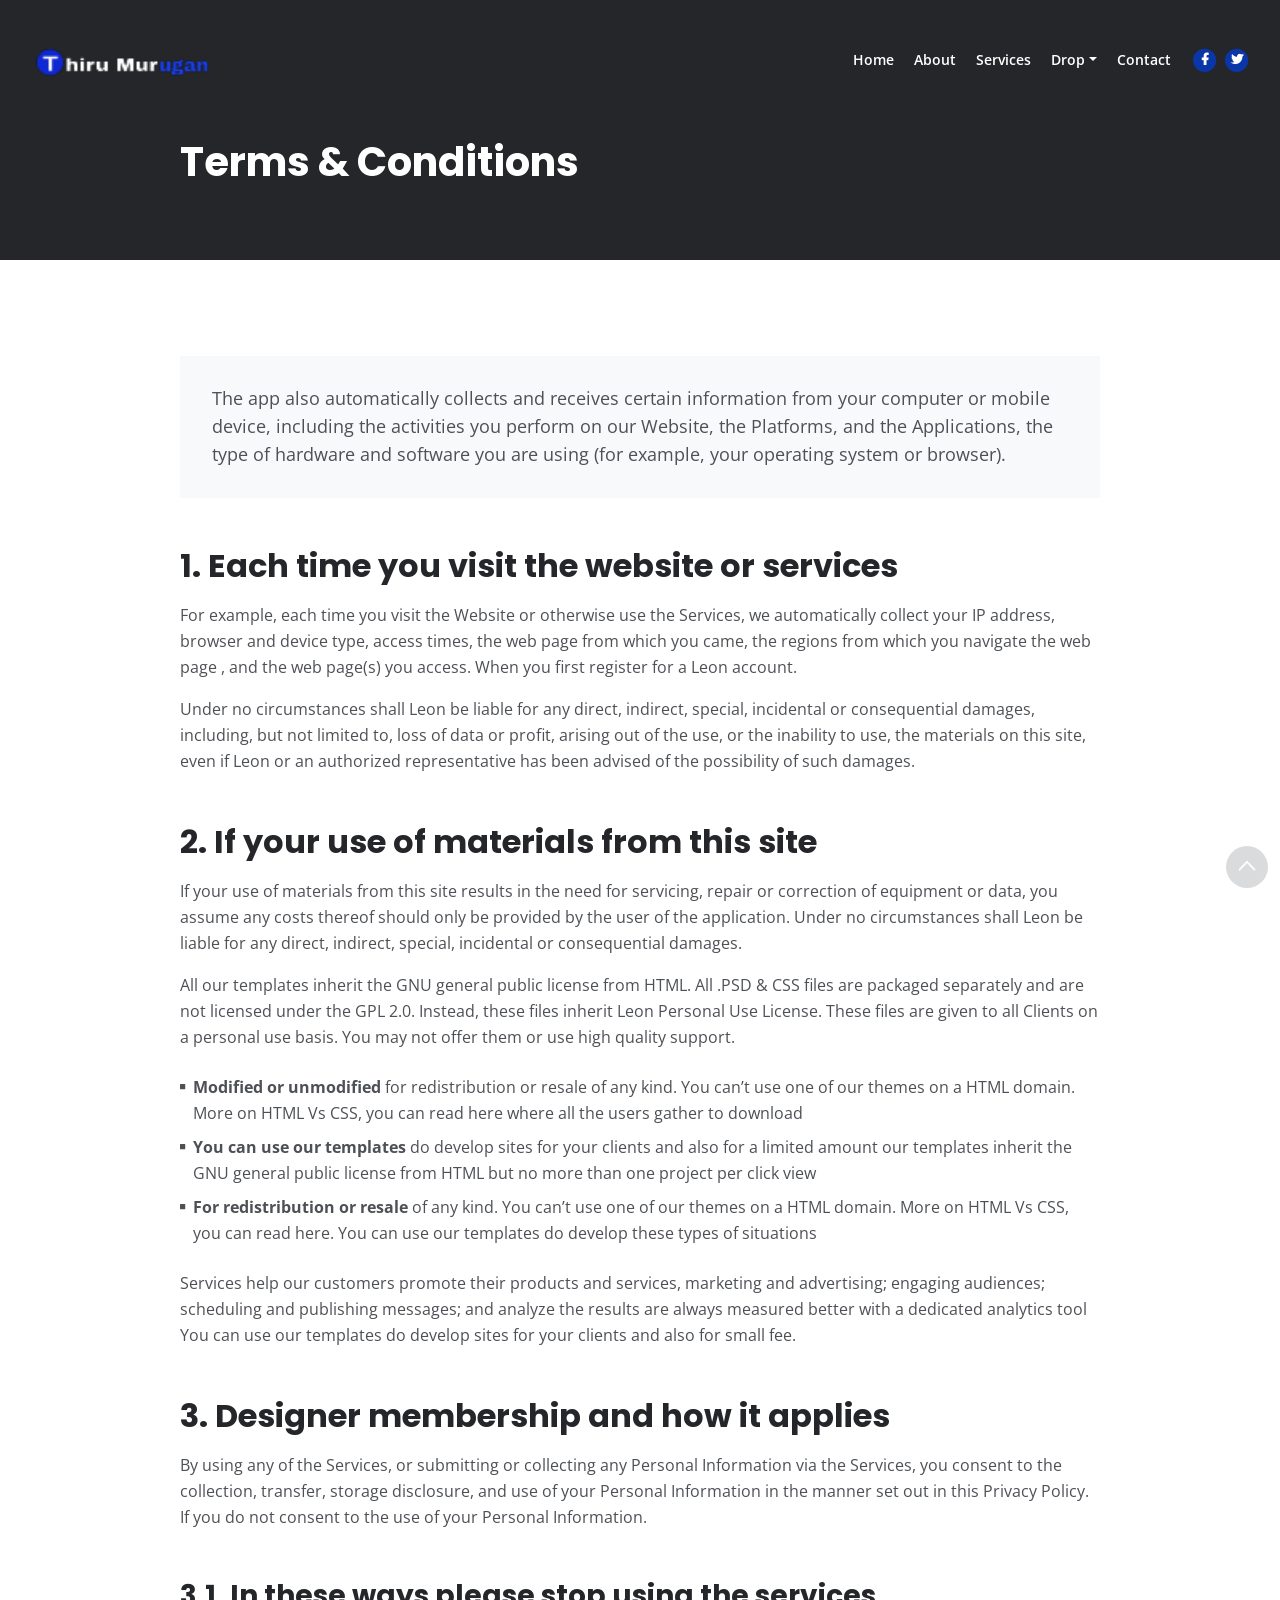
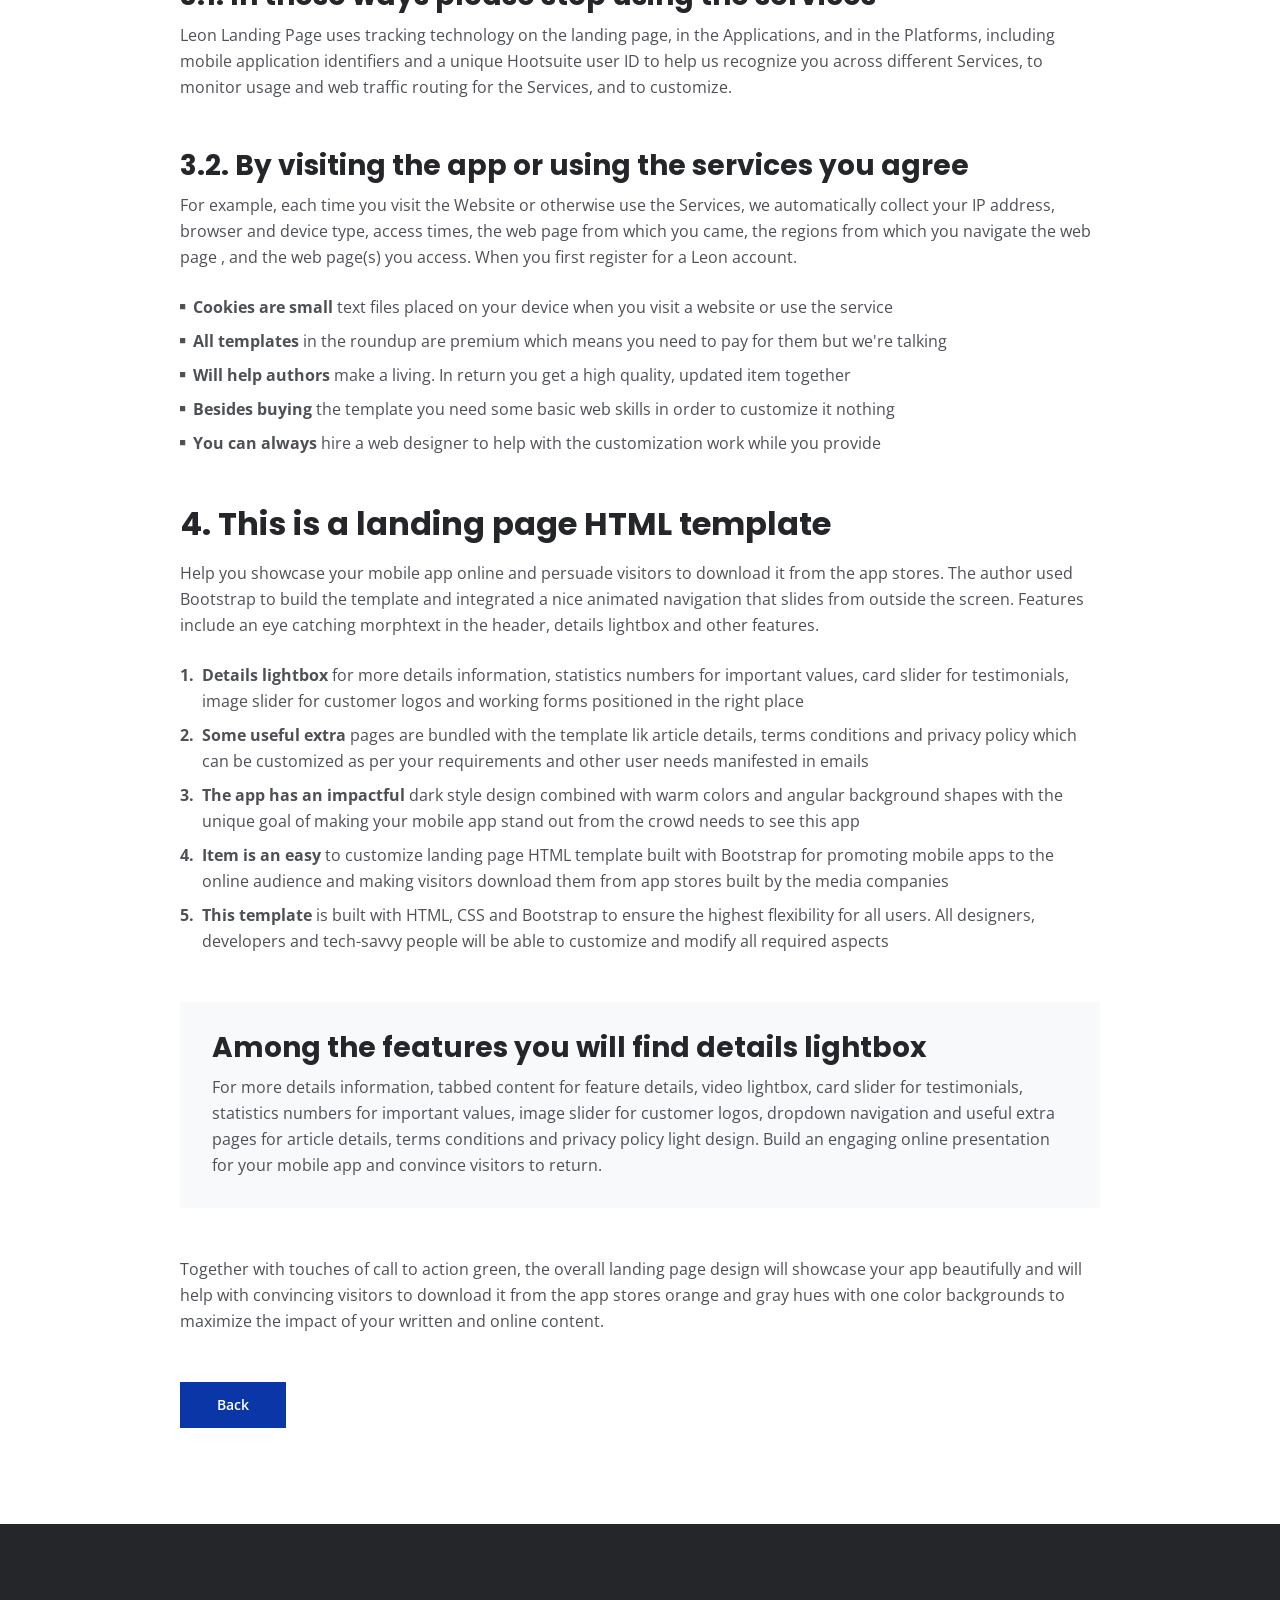
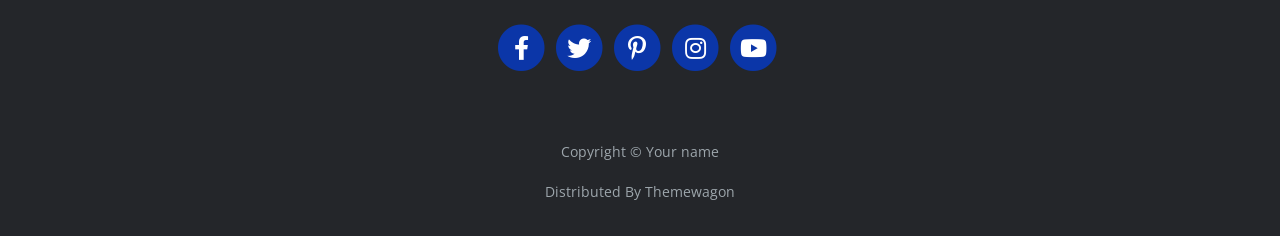
<file: terms.html>
<!DOCTYPE html>
<html lang="en">
<head>
    <meta charset="utf-8">
    <meta name="viewport" content="width=device-width, initial-scale=1, shrink-to-fit=no">
    
    <!-- SEO Meta Tags -->
    <meta name="description" content="Your description">
    <meta name="author" content="Your name">

    <!-- OG Meta Tags to improve the way the post looks when you share the page on Facebook, Twitter, LinkedIn -->
	<meta property="og:site_name" content="" /> <!-- website name -->
	<meta property="og:site" content="" /> <!-- website link -->
	<meta property="og:title" content=""/> <!-- title shown in the actual shared post -->
	<meta property="og:description" content="" /> <!-- description shown in the actual shared post -->
	<meta property="og:image" content="" /> <!-- image link, make sure it's jpg -->
	<meta property="og:url" content="" /> <!-- where do you want your post to link to -->
	<meta name="twitter:card" content="summary_large_image"> <!-- to have large image post format in Twitter -->

    <!-- Webpage Title -->
    <title>Terms & Conditions - Mark</title>
    
    <!-- Styles -->
    <link rel="preconnect" href="https://fonts.gstatic.com">
    <link href="https://fonts.googleapis.com/css2?family=Open+Sans:ital,wght@0,400;0,600;0,700;1,400&family=Poppins:wght@600&display=swap" rel="stylesheet">
    <link href="css/bootstrap.css" rel="stylesheet">
    <link href="css/fontawesome-all.css" rel="stylesheet">
	<link href="css/styles.css" rel="stylesheet">
	
	<!-- Favicon  -->
    <link rel="icon" href="images/favicon.png">
</head>
<body data-spy="scroll" data-target=".fixed-top">
    
    <!-- Navigation -->
    <nav class="navbar navbar-expand-lg fixed-top navbar-dark">
        <div class="container">
            
            <!-- Image Logo -->
            <a class="navbar-brand logo-image" href="index.html"><img src="images/logo.png" alt="alternative"></a>  

            <!-- Text Logo - Use this if you don't have a graphic logo -->
            <!-- <a class="navbar-brand logo-text page-scroll" href="index.html">Mark</a> -->

            <button class="navbar-toggler p-0 border-0" type="button" data-toggle="offcanvas">
                <span class="navbar-toggler-icon"></span>
            </button>

            <div class="navbar-collapse offcanvas-collapse" id="navbarsExampleDefault">
                <ul class="navbar-nav ml-auto">
                    <li class="nav-item">
                        <a class="nav-link page-scroll" href="index.html#header">Home <span class="sr-only">(current)</span></a>
                    </li>
                    <li class="nav-item">
                        <a class="nav-link page-scroll" href="index.html#about">About</a>
                    </li>
                    <li class="nav-item">
                        <a class="nav-link page-scroll" href="index.html#services">Services</a>
                    </li>
                    <li class="nav-item dropdown">
                        <a class="nav-link dropdown-toggle" href="#" id="dropdown01" data-toggle="dropdown" aria-haspopup="true" aria-expanded="false">Drop</a>
                        <div class="dropdown-menu" aria-labelledby="dropdown01">
                            <a class="dropdown-item page-scroll" href="project.html">Project Details</a>
                            <div class="dropdown-divider"></div>
                            <a class="dropdown-item page-scroll" href="terms.html">Terms Conditions</a>
                            <div class="dropdown-divider"></div>
                            <a class="dropdown-item page-scroll" href="privacy.html">Privacy Policy</a>
                        </div>
                    </li>
                    <li class="nav-item">
                        <a class="nav-link page-scroll" href="index.html#contact">Contact</a>
                    </li>
                </ul>
                <span class="nav-item social-icons">
                    <span class="fa-stack">
                        <a href="#your-link">
                            <i class="fas fa-circle fa-stack-2x"></i>
                            <i class="fab fa-facebook-f fa-stack-1x"></i>
                        </a>
                    </span>
                    <span class="fa-stack">
                        <a href="#your-link">
                            <i class="fas fa-circle fa-stack-2x"></i>
                            <i class="fab fa-twitter fa-stack-1x"></i>
                        </a>
                    </span>
                </span>
            </div> <!-- end of navbar-collapse -->
        </div> <!-- end of container -->
    </nav> <!-- end of navbar -->
    <!-- end of navigation -->


    <!-- Header -->
    <header class="ex-header">
        <div class="container">
            <div class="row">
                <div class="col-xl-10 offset-xl-1">
                    <h1>Terms & Conditions</h1>
                </div> <!-- end of col -->
            </div> <!-- end of row -->
        </div> <!-- end of container -->
    </header> <!-- end of ex-header -->
    <!-- end of header -->


    <!-- Basic -->
    <div class="ex-basic-1 pt-5 pb-5">
        <div class="container">
            <div class="row">
                <div class="col-xl-10 offset-xl-1">
                    <div class="text-box mt-5 mb-5">
                        <p class="p-large">The app also automatically collects and receives certain information from your computer or mobile device, including the activities you perform on our Website, the Platforms, and the Applications, the type of hardware and software you are using (for example, your operating system or browser).</p>
                    </div> <!-- end of text-box -->

                    <h2 class="mb-3">1. Each time you visit the website or services</h2>
                    <p>For example, each time you visit the Website or otherwise use the Services, we automatically collect your IP address, browser and device type, access times, the web page from which you came, the regions from which you navigate the web page , and the web page(s) you access. When you first register for a Leon account.</p>
                    <p class="mb-5">Under no circumstances shall Leon be liable for any direct, indirect, special, incidental or consequential damages, including, but not limited to, loss of data or profit, arising out of the use, or the inability to use, the materials on this site, even if Leon or an authorized representative has been advised of the possibility of such damages.</p>

                    <h2 class="mb-3">2. If your use of materials from this site</h2>
                    <p>If your use of materials from this site results in the need for servicing, repair or correction of equipment or data, you assume any costs thereof should only be provided by the user of the application. Under no circumstances shall Leon be liable for any direct, indirect, special, incidental or consequential damages.</p>
                    <p class="mb-4">All our templates inherit the GNU general public license from HTML. All .PSD & CSS files are packaged separately and are not licensed under the GPL 2.0. Instead, these files inherit Leon Personal Use License. These files are given to all Clients on a personal use basis. You may not offer them or use high quality support.</p>
                    <ul class="list-unstyled li-space-lg mb-4">
                        <li class="media">
                            <i class="fas fa-square"></i>
                            <div class="media-body"><strong>Modified or unmodified</strong> for redistribution or resale of any kind. You can’t use one of our themes on a HTML domain. More on HTML Vs CSS, you can read here where all the users gather to download</div>
                        </li>
                        <li class="media">
                            <i class="fas fa-square"></i>
                            <div class="media-body"><strong>You can use our templates</strong>  do develop sites for your clients and also for a limited amount our templates inherit the GNU general public license from HTML but no more than one project per click view</div>
                        </li>
                        <li class="media">
                            <i class="fas fa-square"></i>
                            <div class="media-body"><strong>For redistribution or resale</strong> of any kind. You can’t use one of our themes on a HTML domain. More on HTML Vs CSS, you can read here. You can use our templates do develop these types of situations</div>
                        </li>
                    </ul>
                    <p class="mb-5">Services help our customers promote their products and services, marketing and advertising; engaging audiences; scheduling and publishing messages; and analyze the results are always measured better with a dedicated analytics tool You can use our templates do develop sites for your clients and also for small fee.</p>

                    <h2 class="mb-3">3. Designer membership and how it applies</h2>
                    <p class="mb-5">By using any of the Services, or submitting or collecting any Personal Information via the Services, you consent to the collection, transfer, storage disclosure, and use of your Personal Information in the manner set out in this Privacy Policy. If you do not consent to the use of your Personal Information.</p>
                    <h3>3.1. In these ways please stop using the services</h3>
                    <p class="mb-5">Leon Landing Page uses tracking technology on the landing page, in the Applications, and in the Platforms, including mobile application identifiers and a unique Hootsuite user ID to help us recognize you across different Services, to monitor usage and web traffic routing for the Services, and to customize.</p>
                    <h3>3.2. By visiting the app or using the services you agree</h3>
                    <p class="mb-4">For example, each time you visit the Website or otherwise use the Services, we automatically collect your IP address, browser and device type, access times, the web page from which you came, the regions from which you navigate the web page , and the web page(s) you access. When you first register for a Leon account.</p>
                    <ul class="list-unstyled li-space-lg mb-5">
                        <li class="media">
                            <i class="fas fa-square"></i>
                            <div class="media-body"><strong>Cookies are small</strong> text files placed on your device when you visit a website or use the service</div>
                        </li>
                        <li class="media">
                            <i class="fas fa-square"></i>
                            <div class="media-body"><strong>All templates</strong> in the roundup are premium which means you need to pay for them but we're talking</div>
                        </li>
                        <li class="media">
                            <i class="fas fa-square"></i>
                            <div class="media-body"><strong>Will help authors </strong> make a living. In return you get a high quality, updated item together</div>
                        </li>
                        <li class="media">
                            <i class="fas fa-square"></i>
                            <div class="media-body"><strong>Besides buying</strong> the template you need some basic web skills in order to customize it nothing</div>
                        </li>
                        <li class="media">
                            <i class="fas fa-square"></i>
                            <div class="media-body"><strong>You can always</strong> hire a web designer to help with the customization work while you provide</div>
                        </li>
                    </ul>
                    
                    <h2 class="mb-3">4. This is a landing page HTML template</h2>
                    <p class="mb-4">Help you showcase your mobile app online and persuade visitors to download it from the app stores. The author used Bootstrap to build the template and integrated a nice animated navigation that slides from outside the screen. Features include an eye catching morphtext in the header, details lightbox and other features.</p>
                    <ul class="list-unstyled li-space-lg mb-5">
                        <li class="media">
                            <strong>1.</strong>
                            <div class="media-body"><strong>Details lightbox</strong> for more details information, statistics numbers for important values, card slider for testimonials, image slider for customer logos and working forms positioned in the right place</div>
                        </li>
                        <li class="media">
                            <strong>2.</strong>
                            <div class="media-body"><strong>Some useful extra</strong> pages are bundled with the template lik article details, terms conditions and privacy policy which can be customized as per your requirements and other user needs manifested in emails</div>
                        </li>
                        <li class="media">
                            <strong>3.</strong>
                            <div class="media-body"><strong>The app has an impactful</strong> dark style design combined with warm colors and angular background shapes with the unique goal of making your mobile app stand out from the crowd needs to see this app</div>
                        </li>
                        <li class="media">
                            <strong>4.</strong>
                            <div class="media-body"><strong>Item is an easy</strong> to customize landing page HTML template built with Bootstrap for promoting mobile apps to the online audience and making visitors download them from app stores built by the media companies</div>
                        </li>
                        <li class="media">
                            <strong>5.</strong>
                            <div class="media-body"><strong>This template</strong> is built with HTML, CSS and Bootstrap to ensure the highest flexibility for all users. All designers, developers and tech-savvy people will be able to customize and modify all required aspects</div>
                        </li>
                    </ul>
                    
                    <div class="text-box mb-5">
                        <h3>Among the features you will find details lightbox</h3>
                        <p>For more details information, tabbed content for feature details, video lightbox, card slider for testimonials, statistics numbers for important values, image slider for customer logos, dropdown navigation and useful extra pages for article details, terms conditions and privacy policy light design. Build an engaging online presentation for your mobile app and convince visitors to return.</p>
                    </div> <!-- end of text-box -->
                    <p class="mb-5">Together with touches of call to action green, the overall landing page design will showcase your app beautifully and will help with convincing visitors to download it from the app stores orange and gray hues with one color backgrounds to maximize the impact of your written and online content.</p>
                    
                    <a class="btn-solid-reg mb-5" href="index.html">Back</a>
                </div> <!-- end of col -->
            </div> <!-- end of row -->
        </div> <!-- end of container -->
    </div> <!-- end of ex-basic-1 -->
    <!-- end of basic -->


    <!-- Footer -->
    <div class="footer bg-gray">
        <div class="container">
            <div class="row">
                <div class="col-lg-12">
                    <div class="social-container">
                        <span class="fa-stack">
                            <a href="#your-link">
                                <i class="fas fa-circle fa-stack-2x"></i>
                                <i class="fab fa-facebook-f fa-stack-1x"></i>
                            </a>
                        </span>
                        <span class="fa-stack">
                            <a href="#your-link">
                                <i class="fas fa-circle fa-stack-2x"></i>
                                <i class="fab fa-twitter fa-stack-1x"></i>
                            </a>
                        </span>
                        <span class="fa-stack">
                            <a href="#your-link">
                                <i class="fas fa-circle fa-stack-2x"></i>
                                <i class="fab fa-pinterest-p fa-stack-1x"></i>
                            </a>
                        </span>
                        <span class="fa-stack">
                            <a href="#your-link">
                                <i class="fas fa-circle fa-stack-2x"></i>
                                <i class="fab fa-instagram fa-stack-1x"></i>
                            </a>
                        </span>
                        <span class="fa-stack">
                            <a href="#your-link">
                                <i class="fas fa-circle fa-stack-2x"></i>
                                <i class="fab fa-youtube fa-stack-1x"></i>
                            </a>
                        </span>
                    </div> <!-- end of social-container -->
                </div> <!-- end of col -->
            </div> <!-- end of row -->
        </div> <!-- end of container -->
    </div> <!-- end of footer -->  
    <!-- end of footer -->


    <!-- Copyright -->
    <div class="copyright bg-gray">
        <div class="container">
            <div class="row">
                <div class="col-lg-12">
                    <p class="p-small">Copyright © <a class="no-line" href="#your-link">Your name</a></p>
                </div> <!-- end of col -->
            </div> <!-- enf of row -->
        </div> <!-- end of container -->

        <div class="container">
            <div class="row">
                <div class="col-lg-12">
                    <p class="p-small">Distributed By <a class="no-line" href="https://themewagon.com/">Themewagon</a></p>
                </div> <!-- end of col -->
            </div> <!-- enf of row -->
        </div> <!-- end of container -->
    </div> <!-- end of copyright --> 
    <!-- end of copyright -->
    
    	
    <!-- Scripts -->
    <script src="js/jquery.min.js"></script> <!-- jQuery for Bootstrap's JavaScript plugins -->
    <script src="js/bootstrap.min.js"></script> <!-- Bootstrap framework -->
    <script src="js/jquery.easing.min.js"></script> <!-- jQuery Easing for smooth scrolling between anchors -->
    <script src="js/scripts.js"></script> <!-- Custom scripts -->
</body>
</html>
</file>
<file: css/styles.css>
/* Description: Master CSS file */

/*****************************************
Table Of Contents:
- General Styles
- Navigation
- Header
- About
- Services
- Details
- Projects
- Works
- Testimonials
- Questions
- Contact
- Footer 
- Copyright
- Back To Top Button
- Extra Pages
- Media Queries
******************************************/

/*****************************************
Colors:
- Backgrounds, navbar - black #24262a
- Backgrounds - light gray #f7f9fb
- Buttons, icons - blue #0b36a8
- Headings text - black #24262a
- Body text - dark gray #4d5055
******************************************/


/**************************/
/*     General Styles     */
/**************************/
body,
html {
    width: 100%;
	height: 100%;
}

body, p {
	color: #4d5055; 
	font: 400 1rem/1.625rem "Open Sans", sans-serif;
}

h1 {
	color: #24262a;
	font-weight: 700;
	font-size: 2.5rem;
	line-height: 3.25rem;
	font-family: "Poppins"
}

h2 {
	color: #24262a;
	font-weight: 700;
	font-size: 2rem;
	line-height: 2.5rem;
	font-family: "Poppins"
}

h3 {
	color: #24262a;
	font-weight: 700;
	font-size: 1.75rem;
	line-height: 2.25rem;
	font-family: "Poppins"
}

h4 {
	color: #24262a;
	font-weight: 700;
	font-size: 1.5rem;
	line-height: 2rem;
	font-family: "Poppins"
}

h5 {
	color: #24262a;
	font-weight: 700;
	font-size: 1.25rem;
	line-height: 1.625rem;
	font-family: "Poppins"
}

h6 {
	color: #24262a;
	font-weight: 700;
	font-size: 1rem;
	line-height: 1.375rem;
	font-family: "Poppins"
}

.p-large {
	font-size: 1.125rem;
	line-height: 1.75rem;
}

.p-small {
	font-size: 0.875rem;
	line-height: 1.5rem;
}

.testimonial-text {
	font-style: italic;
}

.testimonial-author {
	font-weight: 700;
	font-size: 1rem;
	line-height: 1.5rem;
}

.li-space-lg li {
	margin-bottom: 0.5rem;
}

a {
	color: #4d5055;
	text-decoration: underline;
}

a:hover {
	color: #4d5055;
	text-decoration: underline;
}

.no-line {
	text-decoration: none;
}

.no-line:hover {
	text-decoration: none;
}

.blue {
	color: #2259ec;
}

.bg-gray {
	background-color: #f7f9fb;
}

.section-divider {
	display: block;
	height: 1px;
	margin: 0;
	border: none;
	background-color: #d3dae2;
}

.btn-solid-reg {
	display: inline-block;
	padding: 1.375rem 2.25rem 1.375rem 2.25rem;
	border: 1px solid #0b36a8;
	background-color: #0b36a8;
	color: #ffffff;
	font-weight: 600;
	font-size: 0.875rem;
	line-height: 0;
	text-decoration: none;
	transition: all 0.2s;
}

.btn-solid-reg:hover {
	background-color: transparent;
	color: #0b36a8; /* needs to stay here because of the color property of a tag */
	text-decoration: none;
}

.btn-solid-lg {
	display: inline-block;
	padding: 1.625rem 2.625rem 1.625rem 2.625rem;
	border: 1px solid #0b36a8;
	background-color: #0b36a8;
	color: #ffffff;
	font-weight: 600;
	font-size: 0.875rem;
	line-height: 0;
	text-decoration: none;
	transition: all 0.2s;
}

.btn-solid-lg:hover {
	background-color: transparent;
	color: #0b36a8; /* needs to stay here because of the color property of a tag */
	text-decoration: none;
}

.btn-outline-reg {
	display: inline-block;
	padding: 1.375rem 2.25rem 1.375rem 2.25rem;
	border: 1px solid #24262a;
	background-color: transparent;
	color: #24262a;
	font-weight: 600;
	font-size: 0.875rem;
	line-height: 0;
	text-decoration: none;
	transition: all 0.2s;
}

.btn-outline-reg:hover {
	background-color: #24262a;
	color: #ffffff;
	text-decoration: none;
}

.btn-outline-lg {
	display: inline-block;
	padding: 1.625rem 2.625rem 1.625rem 2.625rem;
	border: 1px solid #24262a;
	background-color: transparent;
	color: #24262a;
	font-weight: 600;
	font-size: 0.875rem;
	line-height: 0;
	text-decoration: none;
	transition: all 0.2s;
}

.btn-outline-lg:hover {
	background-color: #24262a;
	color: #ffffff;
	text-decoration: none;
}

.btn-outline-sm {
	display: inline-block;
	padding: 1rem 1.5rem 1rem 1.5rem;
	border: 1px solid #24262a;
	background-color: transparent;
	color: #24262a;
	font-weight: 600;
	font-size: 0.875rem;
	line-height: 0;
	text-decoration: none;
	transition: all 0.2s;
}

.btn-outline-sm:hover {
	background-color: #24262a;
	color: #ffffff;
	text-decoration: none;
}

.form-group {
	position: relative;
	margin-bottom: 1.25rem;
}

.label-control {
	position: absolute;
	top: 0.875rem;
	left: 1.5rem;
	color: #7d838a;
	opacity: 1;
	font-size: 0.875rem;
	line-height: 1.375rem;
	cursor: text;
	transition: all 0.2s ease;
}

.form-control-input:focus + .label-control,
.form-control-input.notEmpty + .label-control,
.form-control-textarea:focus + .label-control,
.form-control-textarea.notEmpty + .label-control {
	top: 0.125rem;
	color: #4d5055;
	opacity: 1;
	font-size: 0.75rem;
	font-weight: 700;
}

.form-control-input,
.form-control-select {
	display: block; /* needed for proper display of the label in Firefox, IE, Edge */
	width: 100%;
	padding-top: 1.125rem;
	padding-bottom: 0.125rem;
	padding-left: 1.5rem;
	border: 1px solid #cbcbd1;
	background-color: #ffffff;
	color: #4d5055;
	font-size: 0.875rem;
	line-height: 1.875rem;
	transition: all 0.2s;
	-webkit-appearance: none; /* removes inner shadow on form inputs on ios safari */
}

.form-control-select {
	padding-top: 0.5rem;
	padding-bottom: 0.5rem;
	height: 3.25rem;
	color: #7d838a;
}

select {
    /* you should keep these first rules in place to maintain cross-browser behavior */
    -webkit-appearance: none;
	-moz-appearance: none;
	-ms-appearance: none;
    -o-appearance: none;
    appearance: none;
    background-image: url('../images/down-arrow.png');
    background-position: 96% 50%;
    background-repeat: no-repeat;
    outline: none;
}

.form-control-textarea {
	display: block; /* used to eliminate a bottom gap difference between Chrome and IE/FF */
	width: 100%;
	height: 14rem; /* used instead of html rows to normalize height between Chrome and IE/FF */
	padding-top: 1.5rem;
	padding-left: 1.3125rem;
	border: 1px solid #cbcbd1;
	background-color: #ffffff;
	color: #4d5055;
	font-size: 0.875rem;
	line-height: 1.5rem;
	transition: all 0.2s;
}

.form-control-input:focus,
.form-control-select:focus,
.form-control-textarea:focus {
	border: 1px solid #a1a1a1;
	outline: none; /* Removes blue border on focus */
}

.form-control-input:hover,
.form-control-select:hover,
.form-control-textarea:hover {
	border: 1px solid #a1a1a1;
}

.checkbox {
	font-size: 0.75rem;
	line-height: 1.25rem;
}

input[type='checkbox'] {
	vertical-align: -10%;
	margin-right: 0.5rem;
}

.form-control-submit-button {
	display: inline-block;
	width: 100%;
	height: 3.25rem;
	border: 1px solid #0b36a8;
	border-radius: 32px;
	background-color: #0b36a8;
	color: #ffffff;
	font-weight: 600;
	font-size: 0.875rem;
	line-height: 0;
	cursor: pointer;
	transition: all 0.2s;
}

.form-control-submit-button:hover {
	border: 1px solid #24262a;
	background-color: transparent;
	color: #24262a;
}


/**********************/
/*     Navigation     */
/**********************/
.navbar {
	background-color: #24262a;
	font-weight: 600;
	font-size: 0.875rem;
	line-height: 0.875rem;
	box-shadow: 0 1px 6px 0 rgba(0, 0, 0, 0.025);
}

.navbar .navbar-brand {
	padding-top: 0.125rem;
	padding-bottom: 0.125rem;
}

.navbar .logo-image img {
    width: 200px;
	height: 60px;
}

.navbar .logo-text {
	color: #ffffff;
	font-weight: 700;
	font-size: 1.875rem;
	line-height: 1rem;
	text-decoration: none;
}

.offcanvas-collapse {
	position: fixed;
	top: 3.25rem; /* adjusts the height between the top of the page and the offcanvas menu */
	bottom: 0;
	left: 100%;
	width: 100%;
	padding-right: 1rem;
	padding-left: 1rem;
	overflow-y: auto;
	visibility: hidden;
	background-color: #24262a;
	transition: visibility .3s ease-in-out, -webkit-transform .3s ease-in-out;
	transition: transform .3s ease-in-out, visibility .3s ease-in-out;
	transition: transform .3s ease-in-out, visibility .3s ease-in-out, -webkit-transform .3s ease-in-out;
}

.offcanvas-collapse.open {
	visibility: visible;
	-webkit-transform: translateX(-100%);
	transform: translateX(-100%);
}

.navbar .navbar-nav {
	margin-top: 0.75rem;
	margin-bottom: 0.5rem;
}

.navbar .nav-item .nav-link {
	padding-top: 0.625rem;
	padding-bottom: 0.625rem;
	color: #ffffff;
	text-decoration: none;
	transition: all 0.2s ease;
}

.navbar .nav-item.dropdown.show .nav-link,
.navbar .nav-item .nav-link:hover,
.navbar .nav-item .nav-link.active {
	color: #9c9ead;
}

/* Dropdown Menu */
.navbar .dropdown .dropdown-menu {
	animation: fadeDropdown 0.2s; /* required for the fade animation */
}

@keyframes fadeDropdown {
    0% {
        opacity: 0;
    }

    100% {
        opacity: 1;
	}
}

.navbar .dropdown-menu {
	margin-top: 0.5rem;
	margin-bottom: 0.5rem;
	border: none;
	background-color: #24262a;
}

.navbar .dropdown-item {
	padding-top: 0.5rem;
	padding-bottom: 0.5rem;
	color: #ffffff;
	font-weight: 600;
	font-size: 0.875rem;
	line-height: 0.875rem;
	text-decoration: none;
}

.navbar .dropdown-item:hover {
	background-color: #24262a;
	color: #9c9ead;
}

.navbar .dropdown-divider {
	width: 100%;
	height: 1px;
	margin: 0.5rem auto 0.5rem auto;
	border: none;
	background-color: #505050;
}
/* end of dropdown menu */

.navbar .fa-stack {
	width: 2em;
	margin-right: 0.25rem;
	font-size: 0.75rem;
}

.navbar .fa-stack-2x {
	color: #0b36a8;
	transition: all 0.2s ease;
}

.navbar .fa-stack-1x {
	color: #ffffff;
	transition: all 0.2s ease;
}

.navbar .fa-stack:hover .fa-stack-2x {
	color: #ffffff;
}

.navbar .fa-stack:hover .fa-stack-1x {
	color: #0b36a8;
}

.navbar .navbar-toggler {
	padding: 0;
	border: none;
	font-size: 1.25rem;
}


/******************/
/*     Header     */
/******************/
.header {
	padding-top: 7rem;
	padding-bottom: 5.5rem;
	background: linear-gradient(rgba(0, 0, 0, 0.1), rgba(0, 0, 0, 0.1)), url('../images/header-background.jpg') center center no-repeat;
	background-size: cover;
	text-align: center;
}

.header .h1-large {
	margin-bottom: 1.75rem;
	color: #ffffff;
}

.header .btn-solid-lg:hover {
	border: 1px solid #ffffff;
	color: #ffffff;
}

.header .btn-outline-lg {
	padding: 1.625rem 1.625rem 1.625rem 1.625rem;
	border: none;
	color: #ffffff;
}

.header .btn-outline-lg:hover {
	background: transparent;
	color: #9c9ead;
	text-decoration: none;
}

.header .btn-outline-lg .fas {
	margin-right: 0.375rem;
}


/*****************/
/*     About     */
/*****************/
.basic-1 {
	padding-top: 7.75rem;
	padding-bottom: 5.25rem;
}

.basic-1 .text-container {
	margin-bottom: 3rem;
}

.basic-1 .time {
	margin-bottom: 0.5rem;
	color: #0b36a8;
	font-weight: 600;
	font-size: 0.875rem;
	line-height: 1.5rem;
	font-family: "Poppins";
}

.basic-1 h6 {
	margin-bottom: 0.125rem;
}


/********************/
/*     Services     */
/********************/
.basic-2 {
	padding-top: 7.75rem;
	padding-bottom: 5.25rem;
}

.basic-2 .h2-heading {
	margin-bottom: 0.75rem;
	text-align: center;
}

.basic-2 .p-heading {
	margin-bottom: 4rem;
	text-align: center;
}

.basic-2 .text-box {
	margin-bottom: 3rem;
	padding: 3.5rem 1rem 2.125rem 1rem;
	border: 1px solid #cfd7de;
}

.basic-2 .fas,
.basic-2 .far {
	margin-bottom: 1.75rem;
	color: #0b36a8;
	font-size: 3.5rem;
}

.basic-2 h4 {
	letter-spacing: 1px;
}


/*******************/
/*     Details     */
/*******************/
.split .area-1 {
	height: 430px;
	background: linear-gradient(to bottom right, rgba(25, 26, 29, 0.5), rgba(25, 26, 29, 0.5)), url('../images/details-background.jpg') center center no-repeat;
	background-size: cover;
}

.split .area-2 {
	padding-top: 7.75rem;
	padding-bottom: 7.75rem;
}

.split p {
	margin-bottom: 2.25rem;
}

.split .icons-container {
	margin-top: 3rem;
}

.split .icons-container img {
	width: 50px;
	margin-right: 0.625rem;
	margin-bottom: 0.75rem;
}


/********************/
/*     Projects     */
/********************/
.basic-3 {
	padding-top: 7.75rem;
	padding-bottom: 1rem;
}

.basic-3 .h2-heading {
	margin-bottom: 0.75rem;
	text-align: center;
}

.basic-3 .p-heading {
	margin-bottom: 4rem;
	text-align: center;
}

.basic-3 .text-container {
	margin-bottom: 4rem;
}

.basic-3 .image-container {
	margin-bottom: 1rem;
}

/* Hover Animation */
.basic-3 .image-container {
	overflow: hidden;
	margin-right: auto;
	margin-left: auto;
}

.basic-3 .image-container img {
	margin: 0;
	transition: all 0.2s;
}

.basic-3 .image-container:hover img {
	-moz-transform: scale(1.1);
	-webkit-transform: scale(1.1);
	transform: scale(1.1);
} 
/* end of hover animation */


/*****************/
/*     Works     */
/*****************/
.basic-4 {
	padding-bottom: 1rem;
}

.basic-4 .text-container {
	margin-bottom: 4rem;
}

.basic-4 .image-container {
	margin-bottom: 1rem;
}

/* Hover Animation */
.basic-4 .image-container {
	overflow: hidden;
	margin-right: auto;
	margin-left: auto;
}

.basic-4 .image-container img {
	margin: 0;
	transition: all 0.2s;
}

.basic-4 .image-container:hover img {
	-moz-transform: scale(1.15);
	-webkit-transform: scale(1.15);
	transform: scale(1.15);
} 
/* end of hover animation */


/************************/
/*     Testimonials     */
/************************/
.cards-1 {
	padding-top: 3rem;
	padding-bottom: 3.875rem;
}

.cards-1 .h2-heading {
	margin-bottom: 3rem;
	text-align: center;
}

.cards-1 .card {
	margin-bottom: 4rem;
	border: none;
}

.cards-1 .card-body {
	padding: 0;
	text-align: center;
}

.cards-1 .testimonial-text {
	margin-bottom: 1.625rem;
}

.cards-1 img {
	display: inline-block;
	width: 60px;
	margin-bottom: 0.875rem;
	border-radius: 50%;
}

.cards-1 .text {
	margin-top: 0.375rem;
}

.cards-1 .testimonial-author {
	color: #24262a;
}

.cards-1 .testimonial-author,
.cards-1 .occupation {
	font-size: 0.875rem;
	line-height: 1.375rem;
}


/*********************/
/*     Questions     */
/*********************/
.accordion-1 {
	padding-top: 7.75rem;
	padding-bottom: 6.75rem;
}

.accordion-1 .h2-heading {
	margin-bottom: 2.5rem;
	text-align: center;
}

.accordion-1 .card {
	margin-bottom: 1.75rem;
	border: none;
}

.accordion-1 .card-header {
	padding: 0;
	border: none;
	background-color: transparent;
}

.accordion-1 .card button {
	padding: 0;
	color: #24262a;
	font-weight: 600;
	font-size: 1.125rem;
	line-height: 1.75rem;
	font-family: 'Poppins';
}

.accordion-1 .card button:hover {
	text-decoration: none;
}

.accordion-1 .card button:before {
	float: left;
	margin-right: 0.625rem;
	font-family: 'Font Awesome 5 Free';
	font-weight: 900;
	content: "\f078";
	transition: all 0.2s;
}

.accordion-1 .card button.collapsed:before {
	-webkit-transform: rotate(180deg);
	-moz-transform: rotate(180deg);
	transform: rotate(180deg);
} 

.accordion-1 .card-body {
	padding: 0.75rem 1.5rem 0.5rem 1.5rem;
}


/*******************/
/*     Contact     */
/*******************/
.form-1 {
	padding-top: 7.75rem;
	padding-bottom: 7rem;
	text-align: center;
}

.form-1 .h2-heading {
	margin-bottom: 0.75rem;
	text-align: center;
}

.form-1 .p-heading {
	margin-bottom: 4rem;
}


/******************/
/*     Footer     */
/******************/
.footer {
	padding-top: 6.25rem;
	padding-bottom: 2rem;
	background-color: #24262a;
	text-align: center;
}

.footer a {
	text-decoration: none;
}

.footer .fa-stack {
	width: 2em;
	margin-bottom: 1.25rem;
	margin-right: 0.375rem;
	font-size: 1.5rem;
}

.footer .fa-stack .fa-stack-1x {
    color: #ffffff;
	transition: all 0.2s ease;
}

.footer .fa-stack .fa-stack-2x {
	color: #0b36a8;
	transition: all 0.2s ease;
}

.footer .fa-stack:hover .fa-stack-1x {
	color: #0b36a8;
}

.footer .fa-stack:hover .fa-stack-2x {
    color: #ffffff;
}


/*********************/
/*     Copyright     */
/*********************/
.copyright {
	padding-top: 1rem;
	padding-bottom: 1rem;
	background-color: #24262a;
	text-align: center;
}

.copyright .p-small {
	color: #9da6ac;
	text-align: center;
}

.copyright a {
	color: #9da6ac;
}


/******************************/
/*     Back To Top Button     */
/******************************/
a.back-to-top {
	position: fixed;
	z-index: 999;
	right: 12px;
	bottom: 12px;
	display: none;
	width: 42px;
	height: 42px;
	border-radius: 30px;
	background: #3a424d url("../images/up-arrow.png") no-repeat center 47%;
	background-size: 18px 18px;
	text-indent: -9999px;
}

a:hover.back-to-top {
	background-color: #0b36a8;
}


/***********************/
/*     Extra Pages     */
/***********************/
.ex-header {
	padding-top: 8.5rem;
	padding-bottom: 4rem;
	background-color: #24262a;
}

.ex-header h1 {
	color: #ffffff;
}

.ex-basic-1 .list-unstyled .fas {
	font-size: 0.375rem;
	line-height: 1.625rem;
}

.ex-basic-1 .list-unstyled .media-body {
	margin-left: 0.5rem;
}

.ex-basic-1 .text-box {
	padding: 1.25rem 1.25rem 0.5rem 1.25rem;
	background-color: #f7f9fb;
}

.ex-cards-1 .card {
	border: none;
	background-color: transparent;
}

.ex-cards-1 .card .fa-stack {
	width: 2em;
	font-size: 1.125rem;
}

.ex-cards-1 .card .fa-stack-2x {
	color: #0b36a8;
}

.ex-cards-1 .card .fa-stack-1x {
	color: #ffffff;
	font-weight: 700;
	line-height: 2.125rem;
}

.ex-cards-1 .card .list-unstyled .media-body {
	margin-left: 0.75rem;
}

.ex-cards-1 .card .list-unstyled .media-body h5 {
	margin-top: 0.125rem;
	margin-bottom: 0.375rem;
}


/*************************/
/*     Media Queries     */
/*************************/	
/* Min-width 768px */
@media (min-width: 768px) {

	/* Header */
	.header {
		padding-top: 11rem;
		padding-bottom: 9rem;
	}
	/* end of header */


	/* Services */
	.basic-2 .text-box {
		padding-right: 2.125rem;
		padding-left: 2.125rem;
	}
	/* end of services */


	/* Extra Pages */
	.ex-basic-1 .text-box {
		padding: 1.75rem 2rem 0.875rem 2rem;
	}
	/* end of extra pages */
}
/* end of min-width 768px */


/* Min-width 992px */
@media (min-width: 992px) {
	
	/* General Styles */
	.h2-heading {
		width: 35.25rem;
		margin-right: auto;
		margin-left: auto;
	}

	.p-heading {
		width: 46rem;
		margin-right: auto;
		margin-left: auto;
	}
	/* end of general styles */


	/* Navigation */
	.navbar {
		padding-top: 1.75rem;
		background-color: transparent;
		box-shadow: none;
		transition: all 0.2s;
	}

	.navbar.top-nav-collapse {
		padding-top: 0.5rem;
		padding-top: 0.5rem;
		background-color: #24262a;
		box-shadow: 0 3px 6px 0 rgba(0, 0, 0, 0.025);
	}

	.offcanvas-collapse {
		position: static;
		top: auto;
		bottom: auto;
		left: auto;
		width: auto;
		padding-right: 0;
		padding-left: 0;
		background-color: transparent;
		overflow-y: visible;
		visibility: visible;
	}

	.offcanvas-collapse.open {
		-webkit-transform: none;
		transform: none;
	}

	.navbar .navbar-nav {
		margin-top: 0;
		margin-bottom: 0;
	}
	
	.navbar .nav-item .nav-link {
		padding-right: 0.625rem;
		padding-left: 0.625rem;
	}

	.navbar .dropdown-menu {
		margin-top: 0.25rem;
		box-shadow: 0 3px 3px 1px rgba(0, 0, 0, 0.08);
	}

	.navbar .dropdown-divider {
		width: 90%;
	}

	.navbar .social-icons {
		margin-left: 0.5rem;
	}
	
	.navbar .fa-stack {
		margin-right: 0;
		margin-left: 0.25rem;
	}
	/* end of navigation */


	/* Header */
	.header {
		padding-top: 15rem;
		padding-bottom: 14rem;
		text-align: left;
	}
	/* end of header */


	/* Details */
	.split {
		height: 760px;
	}
	
	.split .area-1 {
		height: 100%;
		width: 50%;
		display: inline-block;
	}
	
	.split .area-2 {
		height: 100%;
		width: 50%;
		display: inline-block;
		vertical-align: top;
	}

	.split .text-container {
		width: 400px;
		margin-left: 3rem;
	}
	/* end of details */


	/* Testimonials */
	.cards-1 .card {
		display: inline-block;
		width: 290px;
		vertical-align: top;
	}

	.cards-1 .card:nth-of-type(3n+2) {
		margin-right: 1.5rem;
		margin-left: 1.5rem;
	}

	.cards-1 .card-body {
		text-align: left;
	}

	.cards-1 .details {
		display: flex;
		align-items: flex-start;
	}
	
	.cards-1 .details .text {
		flex-direction: column;
	}
	
	.cards-1 .details img {
		margin-right: 1.125rem;
	}
	/* end of testimonials */


	/* Accordion */
	.accordion-1 .accordion {
		width: 730px;
		margin-right: auto;
		margin-left: auto;
	}
	/* end of accordion */


	/* Contact */
	.form-1 form {
		width: 790px;
		margin-right: auto;
		margin-left: auto;
	}
	/* end of contact */


	/* Extra Pages */
	.ex-cards-1 .card {
		display: inline-block;
		width: 296px;
		vertical-align: top;
	}

	.ex-cards-1 .card:nth-of-type(3n+2) {
		margin-right: 1rem;
		margin-left: 1rem;
	}
	/* end of extra pages */
}
/* end of min-width 992px */


/* Min-width 1200px */
@media (min-width: 1200px) {

	/* General Styles */
	.h1-large {
		font-size: 3.75rem;
		line-height: 4.625rem;
	}
	/* end of general styles */


	/* Navigation */
	.navbar .container {
		max-width: 1330px;
	}
	/* end of navigation */


	/* Header */
	.header {
		padding-top: 18.25rem;
		padding-bottom: 17.25rem;
	}
	/* end of header */


	/* About */
	.basic-1 .text-container.first {
		margin-right: 2rem;
	}

	.basic-1 .text-container.second {
		margin-right: 1rem;
		margin-left: 1rem;
	}

	.basic-1 .text-container.third {
		margin-left: 2rem;
	}
	/* end of about */


	/* Details */
	.split {
		height: 700px;
	}

	.split .text-container {
		width: 460px;
		margin-left: 5rem;
	}
	/* end of details */


	/* Testimonials */
	.cards-1 .card {
		width: 338px;
	}
	
	.cards-1 .card:nth-of-type(3n+2) {
		margin-right: 2.625rem;
		margin-left: 2.625rem;
	}
	/* end of testimonials */
	

	/* Extra Pages */
	.ex-cards-1 .card {
		width: 336px;
	}

	.ex-cards-1 .card:nth-of-type(3n+2) {
		margin-right: 2.875rem;
		margin-left: 2.875rem;
	}
	/* end of extra pages */
}
/* end of min-width 1200px */
</file>
